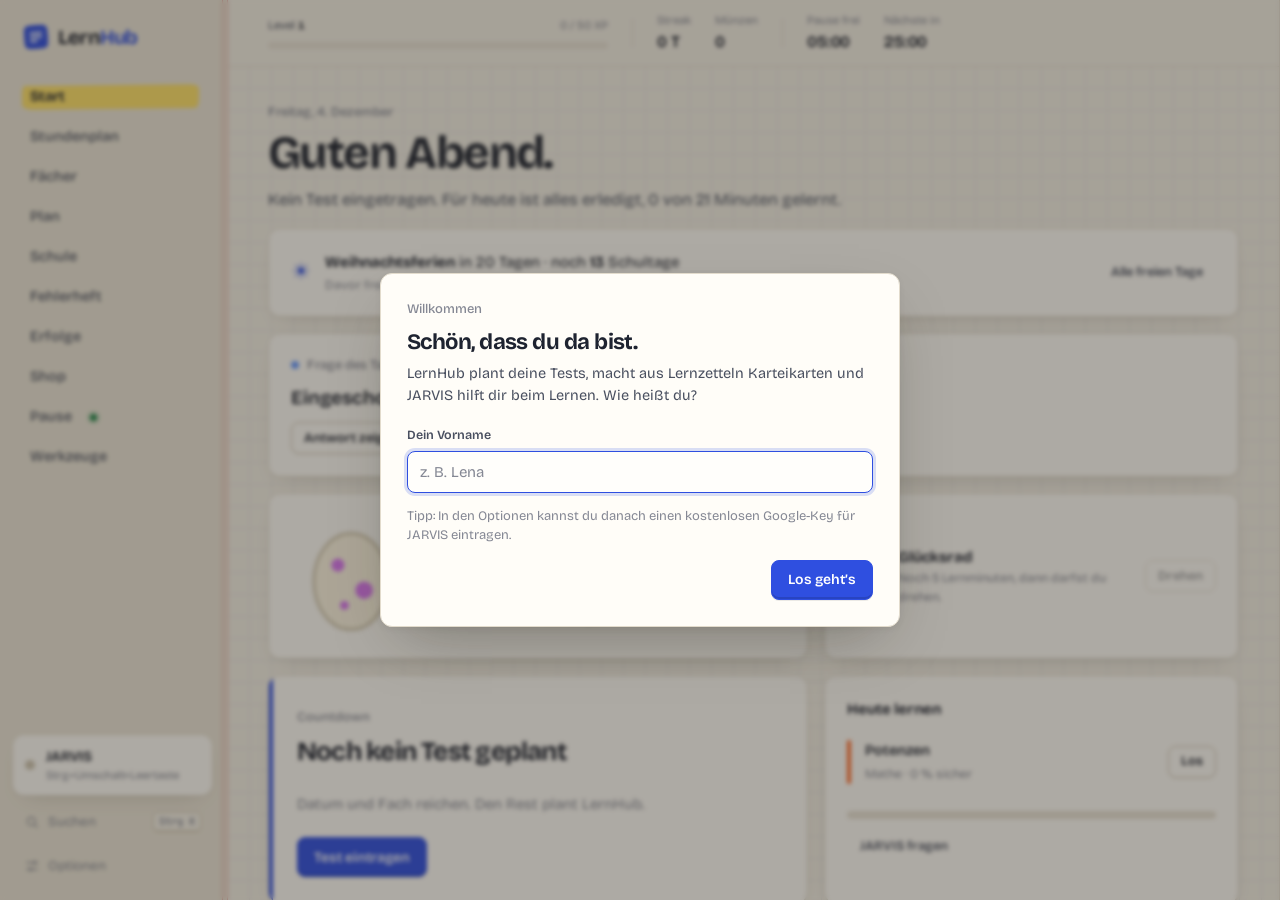
<file: index.html>
<!DOCTYPE html>
<html lang="de">
<head>
<meta charset="UTF-8">
<meta name="viewport" content="width=device-width, initial-scale=1, viewport-fit=cover">
<meta http-equiv="Content-Security-Policy" content="default-src 'self'; script-src 'self' 'wasm-unsafe-eval'; worker-src 'self' blob:; connect-src 'self' https: blob: data:; style-src 'self' 'unsafe-inline'; img-src 'self' data: blob:; media-src 'self' blob: mediastream:; font-src 'self' data:; frame-src 'self' blob:;">
<title>LernHub</title>
<link rel="stylesheet" href="styles.css">
<link rel="manifest" href="manifest.webmanifest">
<link rel="icon" href="icon.png">
<link rel="apple-touch-icon" href="icon.png">
<meta name="theme-color" content="#15171c">
<meta name="apple-mobile-web-app-capable" content="yes">
<meta name="mobile-web-app-capable" content="yes">
<meta name="apple-mobile-web-app-status-bar-style" content="black-translucent">
<meta name="apple-mobile-web-app-title" content="LernHub">
</head>
<body>
<header id="titlebar">
  <div class="tb-left"><span class="tb-led"></span>LernHub</div>
  <div class="tb-btns">
    <button class="tb-btn" id="tb-min" aria-label="Minimieren"><svg viewBox="0 0 12 12"><path d="M1 6h10" stroke="currentColor" stroke-width="1.2"/></svg></button>
    <button class="tb-btn" id="tb-max" aria-label="Maximieren"><svg viewBox="0 0 12 12"><rect x="1.5" y="1.5" width="9" height="9" fill="none" stroke="currentColor" stroke-width="1.2"/></svg></button>
    <button class="tb-btn close" id="tb-close" aria-label="Schließen"><svg viewBox="0 0 12 12"><path d="M1.5 1.5l9 9M10.5 1.5l-9 9" stroke="currentColor" stroke-width="1.2"/></svg></button>
  </div>
</header>

<div class="shell">
  <nav class="rail" aria-label="Hauptnavigation">
    <div class="brand"><b>Lern<i>Hub</i></b></div>
    <div class="nav" id="nav">
      <span class="nav-ind" id="nav-ind"></span>
      <button class="nav-btn" data-go="home">Start</button>
      <button class="nav-btn" data-go="timetable">Stundenplan</button>
      <button class="nav-btn" data-go="subjects">Fächer</button>
      <button class="nav-btn" data-go="plan">Plan</button>
      <button class="nav-btn" data-go="school">Schule</button>
      <button class="nav-btn" data-go="mistakes" id="nav-mistakes">Fehlerheft<span class="k"></span></button>
      <button class="nav-btn" data-go="achievements">Erfolge</button>
      <button class="nav-btn" data-go="shop">Shop</button>
      <button class="nav-btn" data-go="break" id="nav-break">Pause</button>
      <button class="nav-btn" data-go="tools">Werkzeuge</button>
      <button class="nav-btn nav-more" data-action="more" aria-label="Weitere Bereiche">Mehr</button>
    </div>
    <div class="rail-foot">
      <button class="rail-j" id="rail-j"><span class="led"></span><div><b>JARVIS</b><small id="rail-j-t">Strg+Umschalt+Leertaste</small></div></button>
      <button class="rail-set" data-mx="search" title="Alles durchsuchen (Strg+K)"><svg viewBox="0 0 24 24" fill="none" stroke="currentColor" stroke-width="1.7" stroke-linecap="round"><circle cx="11" cy="11" r="6"/><path d="M20 20l-4.5-4.5"/></svg>Suchen <kbd class="kbd" style="margin-left:auto">Strg K</kbd></button>
      <button class="rail-set" id="open-settings"><svg viewBox="0 0 24 24" fill="none" stroke="currentColor" stroke-width="1.7" stroke-linecap="round"><path d="M4 7h10M18 7h2M4 17h4M12 17h8"/><circle cx="16" cy="7" r="2"/><circle cx="10" cy="17" r="2"/></svg>Optionen</button>
    </div>
  </nav>

  <section class="main">
    <div class="topbar">
      <div class="readout lvl">
        <div class="top"><small>Level <b class="mono" id="hud-lvl" style="font-size:11px;color:var(--ink)">1</b></small><small id="hud-xp">0 / 50 XP</small></div>
        <div class="meter" id="hud-meter" style="--n:30;--h:7px;margin-top:2px"></div>
      </div>
      <span class="sep hide-m"></span>
      <div class="readout"><small>Streak</small><b id="hud-streak">0 T</b></div>
      <div class="readout"><small>Münzen</small><b id="hud-coins">0</b></div>
      <span class="sep hide-m"></span>
      <div class="readout hide-m"><small>Pause frei</small><b id="hud-break">05:00</b></div>
      <div class="readout hide-m"><small>Nächste in</small><b id="hud-next">25:00</b></div>
      <button class="btn sm primary m-set m-jarvis" id="jarvis-m" aria-label="JARVIS öffnen">JARVIS</button>
      <button class="icon-btn m-set" id="open-settings-m" aria-label="Optionen"><svg viewBox="0 0 24 24" fill="none" stroke="currentColor" stroke-width="1.7" stroke-linecap="round"><path d="M4 7h10M18 7h2M4 17h4M12 17h8"/><circle cx="16" cy="7" r="2"/><circle cx="10" cy="17" r="2"/></svg></button>
    </div>
    <div id="view"></div>
  </section>

  <aside class="jarvis" id="jarvis" data-state="idle" aria-label="JARVIS">
    <div class="j-in">
      <div class="j-head"><b>JARVIS</b><span class="j-state"><i></i><span id="j-state-t">Bereit</span></span><button class="icon-btn" id="j-close" aria-label="JARVIS schließen"><svg viewBox="0 0 12 12"><path d="M2 2l8 8M10 2l-8 8" stroke="currentColor" stroke-width="1.4"/></svg></button></div>
      <div class="j-viz">
        <canvas id="j-canvas"></canvas>
        <button class="mic" id="j-mic" aria-label="Sprechen"><svg viewBox="0 0 24 24" fill="none" stroke="currentColor" stroke-width="1.8" stroke-linecap="round"><rect x="9" y="3" width="6" height="12" rx="3"/><path d="M5 11a7 7 0 0014 0M12 18v3"/></svg></button>
        <div class="j-hint" id="j-hint">Klicken oder Strg+Umschalt+Leertaste</div>
      </div>
      <div class="dl" id="j-dl"><span id="j-dl-t">Spracherkennung wird geladen …</span><div class="meter thin" id="j-dl-m" style="--n:24"></div></div>
      <div class="j-log" id="j-log"></div>
      <div class="j-sugs" id="j-sugs"></div>
      <form class="j-form" id="j-form"><input class="input" id="j-in" placeholder="Schreib JARVIS …" autocomplete="off"><button class="btn primary" aria-label="Senden"><svg viewBox="0 0 24 24" fill="none" stroke="currentColor" stroke-width="2.2" stroke-linecap="round" stroke-linejoin="round"><path d="M5 12h14M13 6l6 6-6 6"/></svg></button></form>
    </div>
  </aside>
</div>

<canvas id="confetti"></canvas>
<div class="toasts" id="toasts" aria-live="polite"></div>

<script src="pwa.js"></script>
<script src="bridge.js"></script>
<script src="ai-core.js"></script>
<script src="untis-core.js"></script>
<script src="mobile-api.js"></script>
<script src="qrcode.js"></script>
<script src="starter.js"></script>
<script src="app.js"></script>
<script src="games.js"></script>
<script src="games2.js"></script>
<script src="games3.js"></script>
<script src="modes.js"></script>
<script src="school.js"></script>
<script src="timetable.js"></script>
<script src="vocab.js"></script>
<script src="formula-core.js"></script>
<script src="formulas.js"></script>
<script src="fun.js"></script>
<script src="duel.js"></script>
<script src="more.js"></script>
<script src="more2.js"></script>
<script src="boss.js"></script>
<script src="fun2.js"></script>
<script src="casino.js"></script>
<script src="extras.js"></script>
<script src="sync-merge.js"></script>
<script src="abgleich.js"></script>
<script src="jarvis.js"></script>
<script src="eggs.js"></script>
</body>
</html>
</file>
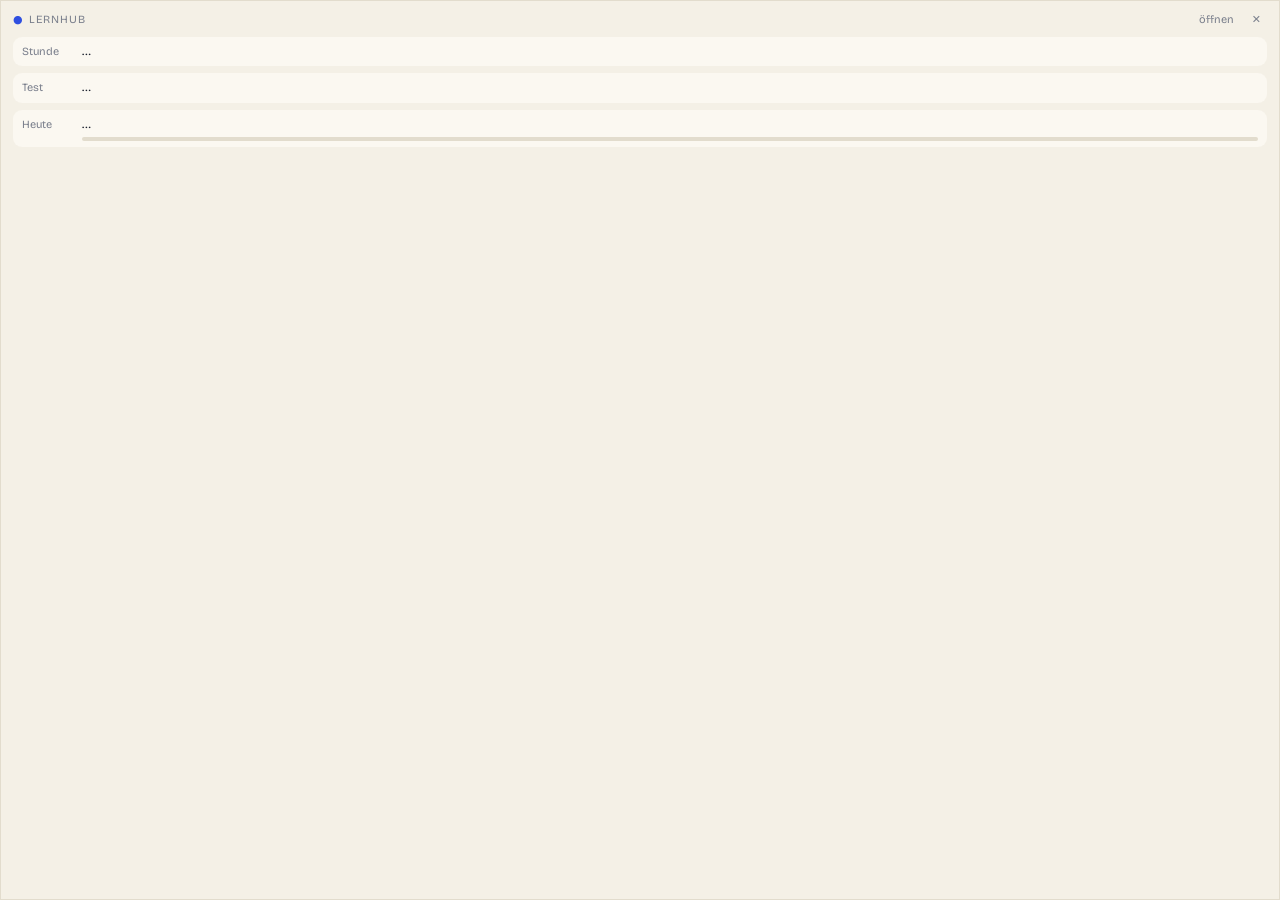
<file: widget.html>
<!doctype html>
<html lang="de"><head><meta charset="utf-8">
<meta http-equiv="Content-Security-Policy" content="default-src 'self'; script-src 'self'; style-src 'self' 'unsafe-inline'; font-src 'self'">
<title>LernHub Widget</title>
<style>
@font-face { font-family: "Bricolage"; src: url("fonts/bricolage-grotesque-latin-wght-normal.woff2") format("woff2"); font-weight: 200 800; }
@font-face { font-family: "JB Mono"; src: url("fonts/jetbrains-mono-latin-wght-normal.woff2") format("woff2"); font-weight: 100 800; }
:root { --bg: #f4f0e6; --panel: #fbf8f1; --ink: #1e2330; --ink-3: #7a7f8c; --line: #e2dccd; --signal: #2f4fe0; --bad: #d6336c; --ok: #2f9e44; color-scheme: light; }
@media (prefers-color-scheme: dark) { :root:not([data-theme="light"]) { --bg: #15171c; --panel: #1c1f26; --ink: #ece8df; --ink-3: #7e838f; --line: #2b3039; color-scheme: dark; } }
:root[data-theme="dark"] { --bg: #15171c; --panel: #1c1f26; --ink: #ece8df; --ink-3: #7e838f; --line: #2b3039; color-scheme: dark; }
* { box-sizing: border-box; margin: 0; }
html, body { height: 100%; overflow: hidden; }
body { background: var(--bg); color: var(--ink); font: 13px/1.35 "Bricolage", system-ui, sans-serif; -webkit-app-region: drag; user-select: none; padding: 10px 12px; display: flex; flex-direction: column; gap: 7px; border: 1px solid var(--line); }
header { display: flex; align-items: center; gap: 6px; font-size: 11px; letter-spacing: .08em; text-transform: uppercase; color: var(--ink-3); }
header b { color: var(--signal); }
header span { flex: 1; }
button { -webkit-app-region: no-drag; border: 0; background: none; color: var(--ink-3); font: inherit; cursor: pointer; border-radius: 6px; padding: 2px 6px; }
button:hover { background: var(--panel); color: var(--ink); }
.row { display: flex; align-items: baseline; gap: 8px; background: var(--panel); border-radius: 9px; padding: 6px 9px; }
.row small { color: var(--ink-3); font-size: 11px; width: 52px; flex: none; }
.row div { flex: 1; min-width: 0; white-space: nowrap; overflow: hidden; text-overflow: ellipsis; }
.mono { font-family: "JB Mono", ui-monospace, monospace; font-size: 12px; }
.bad { color: var(--bad); }
.bar { height: 4px; border-radius: 2px; background: var(--line); margin-top: 4px; overflow: hidden; }
.bar i { display: block; height: 100%; background: var(--signal); }
</style></head>
<body>
<header><b>●</b><span id="clock">LernHub</span><button id="open" title="LernHub öffnen">öffnen</button><button id="x" title="Widget schließen" aria-label="Widget schließen">✕</button></header>
<div class="row"><small id="l1">Stunde</small><div id="lesson">…</div></div>
<div class="row"><small>Test</small><div id="test">…</div></div>
<div class="row"><small>Heute</small><div><span id="mins">…</span><div class="bar"><i id="bar" style="width:0"></i></div></div></div>
<script src="widget.js"></script>
</body></html>
</file>
<file: styles.css>
/* =========================================================
   LernHub – "Heft"
   Papier mit Karo-Raster, Füllerblau, Rotstift, Textmarker.
   Lernkarten wie echte Karteikarten, Abzeichen als Stempel,
   Spiele auf der Tafel. Dunkel: "Nachtheft" (System oder Optionen).
   ========================================================= */
@font-face { font-family: "Bricolage"; src: url("fonts/bricolage-grotesque-latin-wght-normal.woff2") format("woff2"); font-weight: 200 800; font-display: swap; unicode-range: U+0000-00FF, U+0131, U+0152-0153, U+02BB-02BC, U+02C6, U+02DA, U+02DC, U+2000-206F, U+20AC, U+2122, U+2191, U+2193, U+2212, U+2215, U+FEFF, U+FFFD; }
@font-face { font-family: "Bricolage"; src: url("fonts/bricolage-grotesque-latin-ext-wght-normal.woff2") format("woff2"); font-weight: 200 800; font-display: swap; unicode-range: U+0100-024F, U+1E00-1EFF, U+20A0-20AB, U+20AD-20CF, U+2C60-2C7F, U+A720-A7FF; }
@font-face { font-family: "JB Mono"; src: url("fonts/jetbrains-mono-latin-wght-normal.woff2") format("woff2"); font-weight: 100 800; font-display: swap; }

:root {
  color-scheme: light;
  --bg: #f4f0e6;          /* Papier */
  --bg-2: #ece6d8;        /* Umschlag / Seitenleiste */
  --panel: #fffdf8;       /* Blatt */
  --panel-2: #f6f2e8;
  --panel-3: #e9e3d6;     /* Spuren, Leisten */
  --input: #fffefb;
  --line: #e2dbcc;
  --line-2: #cfc6b2;
  --ink: #1e2330;         /* Tinte */
  --ink-2: #4a5060;
  --ink-3: #858894;
  --signal: #2f4fe0;      /* Füllerblau – im Shop änderbar */
  --signal-2: #4a66e6;
  --on-signal: #ffffff;
  --ok: #23874a;
  --bad: #d2392e;         /* Rotstift */
  --peak: #b97d00;
  --marker: #ffe26a;      /* Textmarker */
  --margin: #e5a19b;      /* Heftrand */
  --grid: rgba(60, 86, 160, .075);
  --rule: rgba(60, 86, 160, .16);
  --board: #1f2b27;       /* Tafel für Spiele */
  --board-ink: #eef0e8;
  --shadow: 0 1px 0 rgba(40, 34, 20, .04), 0 10px 24px -16px rgba(40, 34, 20, .28);
  --shadow-lg: 0 24px 60px -20px rgba(30, 26, 16, .35), 0 2px 6px rgba(30, 26, 16, .06);
  --scrim: rgba(40, 36, 28, .38);
  --accent: var(--signal);
  --r: 12px;
  --r-s: 8px;
  --ease: cubic-bezier(.2, .8, .2, 1);
  --spring: cubic-bezier(.34, 1.4, .64, 1);
  --sans: "Bricolage", "Segoe UI Variable Text", "Segoe UI", system-ui, sans-serif;
  --mono: "JB Mono", "Cascadia Mono", Consolas, ui-monospace, monospace;
  --title-h: 0px;
  --rail: 228px;
  --jarvis: 372px;
}
/* Nachtheft – gleiche Werte für "System dunkel" und "Dunkel" in den Optionen */
@media (prefers-color-scheme: dark) {
  :root:not([data-theme="light"]) {
    color-scheme: dark;
    --bg: #15171c; --bg-2: #101216; --panel: #1c1f26; --panel-2: #22262f; --panel-3: #2c313b; --input: #13151a;
    --line: #2b3039; --line-2: #3b414d; --ink: #ece8df; --ink-2: #b5b8c1; --ink-3: #7e838f;
    --on-signal: #0e1222; --ok: #5ccb8a; --bad: #ff6f63; --peak: #f0c24b;
    --marker: rgba(240, 194, 75, .22); --margin: #6e3a3a; --grid: rgba(255, 255, 255, .03); --rule: rgba(140, 160, 230, .14);
    --board: #121a17; --shadow: 0 1px 0 rgba(0, 0, 0, .2), 0 10px 24px -14px rgba(0, 0, 0, .6);
    --shadow-lg: 0 24px 60px -18px rgba(0, 0, 0, .7); --scrim: rgba(0, 0, 0, .55);
  }
}
:root[data-theme="dark"] {
  color-scheme: dark;
  --bg: #15171c; --bg-2: #101216; --panel: #1c1f26; --panel-2: #22262f; --panel-3: #2c313b; --input: #13151a;
  --line: #2b3039; --line-2: #3b414d; --ink: #ece8df; --ink-2: #b5b8c1; --ink-3: #7e838f;
  --on-signal: #0e1222; --ok: #5ccb8a; --bad: #ff6f63; --peak: #f0c24b;
  --marker: rgba(240, 194, 75, .22); --margin: #6e3a3a; --grid: rgba(255, 255, 255, .03); --rule: rgba(140, 160, 230, .14);
  --board: #121a17; --shadow: 0 1px 0 rgba(0, 0, 0, .2), 0 10px 24px -14px rgba(0, 0, 0, .6);
  --shadow-lg: 0 24px 60px -18px rgba(0, 0, 0, .7); --scrim: rgba(0, 0, 0, .55);
}
.is-desktop { --title-h: 34px; }

* { box-sizing: border-box; margin: 0; padding: 0; }
html, body { height: 100%; }
body {
  background: var(--bg); color: var(--ink); font-family: var(--sans); font-size: 15px; line-height: 1.5;
  overflow: hidden; -webkit-font-smoothing: antialiased; user-select: none;
}
button, input, select, textarea { font: inherit; color: inherit; }
button { cursor: pointer; border: 0; background: none; }
::selection { background: var(--marker); color: var(--ink); }
::-webkit-scrollbar { width: 10px; height: 10px; }
::-webkit-scrollbar-thumb { background: var(--line-2); border-radius: 10px; border: 3px solid var(--bg); }
::-webkit-scrollbar-track { background: transparent; }
:focus-visible { outline: 2px solid var(--signal); outline-offset: 2px; border-radius: 6px; }
.mono { font-variant-numeric: tabular-nums; font-feature-settings: "tnum" 1; }
.sr { position: absolute; width: 1px; height: 1px; overflow: hidden; clip: rect(0 0 0 0); }

/* ---------- Titelleiste ---------- */
#titlebar { display: none; position: fixed; inset: 0 0 auto 0; height: var(--title-h); z-index: 50; align-items: center; justify-content: space-between; background: var(--bg-2); border-bottom: 1px solid var(--line); -webkit-app-region: drag; }
.is-desktop #titlebar { display: flex; }
.tb-left { display: flex; align-items: center; gap: 9px; padding-left: 14px; font-size: 12.5px; font-weight: 600; color: var(--ink-2); }
.tb-led { width: 12px; height: 12px; border-radius: 3px; background: var(--signal); box-shadow: inset 0 0 0 2px var(--bg-2), inset 0 0 0 3px var(--signal); }
.tb-btns { display: flex; height: 100%; -webkit-app-region: no-drag; }
.tb-btn { width: 46px; height: 100%; display: grid; place-items: center; color: var(--ink-3); transition: background .15s, color .15s; }
.tb-btn:hover { background: var(--panel-3); color: var(--ink); }
.tb-btn.close:hover { background: #c42b1c; color: #fff; }
.tb-btn svg { width: 11px; height: 11px; }

/* ---------- Gerüst ---------- */
.shell { position: fixed; inset: var(--title-h) 0 0 0; display: grid; grid-template-columns: var(--rail) minmax(0, 1fr) auto; }
/* Seitenleiste mit rotem Heftrand */
.rail { position: relative; display: flex; flex-direction: column; padding: 22px 14px 16px 12px; background: var(--bg-2); border-right: 1px solid var(--margin); box-shadow: inset -4px 0 0 var(--bg-2), inset -5px 0 0 var(--margin); }
.brand { display: flex; align-items: center; gap: 10px; padding: 0 12px 26px; }
.brand::before { content: ""; width: 24px; height: 24px; border-radius: 6px; flex: none; transform: rotate(-4deg);
  background: linear-gradient(var(--on-signal) 0 0) 6px 7px / 12px 2px no-repeat, linear-gradient(var(--on-signal) 0 0) 6px 11px / 12px 2px no-repeat, linear-gradient(var(--on-signal) 0 0) 6px 15px / 7px 2px no-repeat, var(--signal); }
.brand b { font-size: 20px; font-weight: 700; letter-spacing: -.025em; font-variation-settings: "wdth" 90; }
.brand b i { font-style: normal; color: var(--signal); }
.nav { position: relative; display: flex; flex-direction: column; gap: 2px; overflow-y: auto; }
/* aktive Seite: Textmarker-Strich */
.nav-ind { position: absolute; left: 8px; right: 14px; top: 0; height: 38px; pointer-events: none; transition: transform .45s var(--spring), opacity .2s; }
.nav-ind::before { content: ""; position: absolute; inset: 7px 0 7px 2px; border-radius: 3px 10px 4px 12px / 8px 4px 10px 5px; background: var(--marker); transform: rotate(-.6deg); }
.nav-btn { position: relative; z-index: 1; display: flex; align-items: center; gap: 12px; height: 38px; padding: 0 12px 0 18px; border-radius: var(--r-s); color: var(--ink-2); font-size: 14.5px; font-weight: 500; text-align: left; transition: color .2s; }
.nav-btn .k { margin-left: auto; font-size: 11px; font-weight: 700; font-variant-numeric: tabular-nums; color: #fff; background: var(--bad); border-radius: 99px; padding: 1px 7px; line-height: 1.5; }
.nav-btn .k:empty { display: none; }
.nav-btn:hover { color: var(--ink); }
.nav-btn.active { color: var(--ink); font-weight: 650; }
.nav-btn .badge-dot { width: 7px; height: 7px; border-radius: 50%; background: var(--ok); margin-left: 6px; box-shadow: 0 0 0 3px color-mix(in srgb, var(--ok) 20%, transparent); }
.rail-foot { margin-top: auto; display: flex; flex-direction: column; gap: 8px; }
.rail-j { display: flex; align-items: center; gap: 11px; width: 100%; padding: 10px 12px; border-radius: var(--r); border: 1px solid var(--line); background: var(--panel); text-align: left; box-shadow: var(--shadow); transition: border-color .2s, transform .2s var(--spring); }
.rail-j:hover { border-color: var(--line-2); }
.rail-j:active { transform: scale(.98); }
.rail-j b { font-weight: 650; font-size: 14px; }
.rail-j small { display: block; font-size: 11.5px; color: var(--ink-3); }
.rail-j .led { width: 10px; height: 10px; border-radius: 50%; background: var(--line-2); flex: none; transition: background .3s, box-shadow .3s; }
.rail-j.on .led { background: var(--signal); box-shadow: 0 0 0 4px color-mix(in srgb, var(--signal) 20%, transparent); animation: pulse 1.1s ease-in-out infinite; }
.rail-set { display: flex; align-items: center; gap: 8px; padding: 8px 12px; color: var(--ink-3); font-size: 13.5px; border-radius: var(--r-s); transition: color .2s, background .2s; }
.rail-set:hover { color: var(--ink); background: var(--panel-3); }
.rail-set svg { width: 16px; height: 16px; }

.main { position: relative; min-width: 0; display: flex; flex-direction: column; overflow: hidden; }
.topbar { display: flex; align-items: center; gap: 24px; padding: 12px 40px; border-bottom: 1px solid var(--line); min-height: 62px; background: var(--bg); }
.readout { display: flex; flex-direction: column; gap: 1px; min-width: 0; }
.readout small { font-size: 11.5px; color: var(--ink-3); }
.readout b { font-size: 16px; font-weight: 650; font-variant-numeric: tabular-nums; letter-spacing: -.01em; }
.readout.lvl { flex: 1; max-width: 340px; gap: 5px; }
.readout.lvl .top { display: flex; justify-content: space-between; align-items: baseline; }
.readout.lvl .top small:first-child { color: var(--ink-2); }
.topbar .sep { width: 1px; height: 28px; background: var(--line); }
.topbar .bump { animation: bump .5s var(--spring); }
@keyframes bump { 40% { transform: translateY(-3px); color: var(--signal); } }

/* Karo-Raster wie im Mathe-Heft */
#view { flex: 1; overflow-y: auto; overflow-x: hidden; padding: 36px 40px 80px; scroll-behavior: smooth;
  background-image: linear-gradient(var(--grid) 1px, transparent 1px), linear-gradient(90deg, var(--grid) 1px, transparent 1px);
  background-size: 22px 22px; background-attachment: local; background-position: -1px -1px; }
.wrap { max-width: 1100px; margin: 0 auto; }
.view-enter > * { animation: enter .5s var(--ease) both; animation-delay: calc(var(--i, 0) * 40ms); }
@keyframes enter { from { opacity: 0; transform: translateY(8px); } }
#view.leave { animation: leave .15s var(--ease) forwards; }
@keyframes leave { to { opacity: 0; transform: translateY(-4px); } }

/* ---------- Typo ---------- */
.eyebrow { font-size: 13px; font-weight: 500; color: var(--ink-3); }
.eyebrow .dot { display: inline-block; width: 8px; height: 8px; border-radius: 50%; background: var(--accent); margin-right: 8px; vertical-align: 0; }
h1.h1 { font-size: clamp(32px, 3.6vw, 46px); font-weight: 700; letter-spacing: -.035em; line-height: 1.04; margin: 6px 0 10px; font-variation-settings: "wdth" 88; }
h1.h1 em { font-style: normal; background: linear-gradient(transparent 58%, var(--marker) 58%, var(--marker) 92%, transparent 92%); }
h2.h2 { font-size: 19px; font-weight: 700; letter-spacing: -.02em; margin: 44px 0 14px; display: flex; align-items: center; gap: 10px; color: var(--ink); font-variation-settings: "wdth" 92; }
h2.h2 .mono { font-size: 12px; font-weight: 600; color: var(--ink-3); background: var(--panel-3); border-radius: 99px; padding: 1px 9px; letter-spacing: 0; }
.lede { color: var(--ink-2); max-width: 640px; font-size: 16.5px; line-height: 1.55; }
.muted { color: var(--ink-3); }
.page-head { display: flex; align-items: flex-end; justify-content: space-between; gap: 20px; flex-wrap: wrap; }

/* ---------- Flächen ---------- */
.panel { position: relative; background: var(--panel); border: 1px solid var(--line); border-radius: var(--r); box-shadow: var(--shadow); }
.panel.pad { padding: 22px; }
.panel.link { cursor: pointer; transition: transform .25s var(--ease), border-color .25s, box-shadow .25s; }
.panel.link:hover { transform: translateY(-2px); border-color: var(--line-2); box-shadow: 0 1px 0 rgba(40, 34, 20, .04), 0 16px 30px -18px rgba(40, 34, 20, .4); }
.panel.link:active { transform: translateY(0) scale(.995); }
.row { display: flex; gap: 10px; align-items: center; flex-wrap: wrap; }
.grid-2 { display: grid; grid-template-columns: 1.3fr 1fr; gap: 16px; }
.grid-4 { display: grid; grid-template-columns: repeat(4, 1fr); gap: 12px; }
.cards { display: grid; grid-template-columns: repeat(auto-fill, minmax(250px, 1fr)); gap: 14px; }

/* ---------- Buttons ---------- */
.btn { position: relative; display: inline-flex; align-items: center; justify-content: center; gap: 8px; height: 40px; padding: 0 16px; border-radius: var(--r-s); font-weight: 600; font-size: 14px; white-space: nowrap; background: var(--panel); border: 1px solid var(--line-2); color: var(--ink); box-shadow: 0 1px 0 rgba(40, 34, 20, .05); transition: transform .18s var(--spring), background .2s, border-color .2s, color .2s; }
.btn:hover { background: var(--panel-2); border-color: var(--ink-3); }
.btn:active { transform: scale(.97); transition-duration: .08s; }
.btn.primary { background: var(--signal); border-color: var(--signal); color: var(--on-signal); box-shadow: 0 1px 0 rgba(0, 0, 0, .08), inset 0 -2px 0 rgba(0, 0, 0, .14); }
.btn.primary:hover { background: var(--signal-2); border-color: var(--signal-2); }
.btn.ghost { background: transparent; border-color: transparent; box-shadow: none; color: var(--ink-2); }
.btn.ghost:hover { background: var(--panel-3); color: var(--ink); }
.btn.danger { color: var(--bad); border-color: color-mix(in srgb, var(--bad) 40%, transparent); background: transparent; box-shadow: none; }
.btn.danger:hover { background: color-mix(in srgb, var(--bad) 10%, transparent); }
.btn.sm { height: 32px; padding: 0 12px; font-size: 13px; }
.btn.lg { height: 50px; padding: 0 22px; font-size: 15.5px; }
.btn[disabled] { opacity: .4; pointer-events: none; }
.btn svg { width: 16px; height: 16px; }
.btn .kbd { margin-left: 4px; }
.kbd { display: inline-grid; place-items: center; min-width: 20px; height: 20px; padding: 0 5px; font: 600 10.5px var(--mono); border-radius: 5px; border: 1px solid var(--line-2); border-bottom-width: 2px; color: var(--ink-3); background: var(--panel-2); }
.btn.primary .kbd { border-color: rgba(255, 255, 255, .3); background: rgba(255, 255, 255, .14); color: var(--on-signal); }
.icon-btn { width: 34px; height: 34px; display: grid; place-items: center; border-radius: var(--r-s); color: var(--ink-3); border: 1px solid transparent; transition: all .2s; }
.icon-btn:hover { color: var(--ink); background: var(--panel-3); }
.icon-btn.danger:hover { color: var(--bad); background: color-mix(in srgb, var(--bad) 10%, transparent); }
.icon-btn svg { width: 16px; height: 16px; }

/* ---------- Fortschrittsbalken (aus Segmenten, ohne Lücken = ein Balken, der sich füllt) ---------- */
.meter { display: grid; grid-template-columns: repeat(var(--n, 20), 1fr); height: var(--h, 8px); border-radius: 99px; overflow: hidden; background: var(--panel-3); }
.meter i { background: transparent; transition: background .18s; transition-delay: calc(var(--k) * 18ms); }
.meter i.on { background: var(--accent); }
.meter.thin { --h: 5px; }

/* ---------- Start ---------- */
.next-test { padding: 26px 28px; overflow: hidden; }
.next-test::after { content: ""; position: absolute; top: 0; bottom: 0; left: 0; width: 4px; background: var(--accent); }
.next-test h3 { font-size: 26px; font-weight: 700; letter-spacing: -.03em; margin: 4px 0 22px; }
.cd { display: flex; align-items: flex-end; gap: 8px; }
.cd .u { display: flex; flex-direction: column; align-items: center; gap: 6px; }
.cd .u b { display: block; min-width: 1.3em; padding: 8px 6px 6px; text-align: center; font-size: clamp(38px, 4.6vw, 58px); font-weight: 700; line-height: .95; letter-spacing: -.04em; color: var(--ink); font-variant-numeric: tabular-nums; border-radius: 10px; background: var(--panel-2); border: 1px solid var(--line);
  background-image: linear-gradient(var(--grid) 1px, transparent 1px), linear-gradient(90deg, var(--grid) 1px, transparent 1px); background-size: 11px 11px; }
.cd .u > span { font-size: 11.5px; font-weight: 500; color: var(--ink-3); letter-spacing: .02em; }
.cd .colon { font-size: clamp(28px, 3.6vw, 44px); font-weight: 700; color: var(--line-2); line-height: 1; padding-bottom: 34px; }
.cd.small { gap: 5px; }
.cd.small .u b { font-size: 24px; padding: 5px 5px 4px; border-radius: 7px; background-size: 8px 8px; }
.cd.small .colon { font-size: 20px; padding-bottom: 26px; }
.digit-roll { display: inline-block; animation: roll .35s var(--ease); }
@keyframes roll { from { transform: translateY(-40%); opacity: 0; } }

.tasks { display: flex; flex-direction: column; }
.task { display: flex; align-items: center; gap: 14px; padding: 13px 0; border-top: 1px dashed var(--line-2); }
.task:first-of-type { border-top: 0; }
.task .sw { width: 4px; align-self: stretch; border-radius: 2px; background: var(--accent); }
.task .t { flex: 1; min-width: 0; }
.task .t b { display: block; font-weight: 600; font-size: 14.5px; }
.task .t small { color: var(--ink-3); font-size: 12.5px; }
.task.done .t b { color: var(--ink-3); text-decoration: line-through; text-decoration-color: var(--bad); text-decoration-thickness: 2px; }

.stat { padding: 18px 20px 16px; }
.stat small { font-size: 13px; font-weight: 500; color: var(--ink-3); }
.stat b { display: block; font-size: 36px; font-weight: 700; line-height: 1.1; margin-top: 6px; letter-spacing: -.04em; font-variant-numeric: tabular-nums; }
.stat b span { font-size: 15px; font-weight: 500; color: var(--ink-3); margin-left: 4px; letter-spacing: 0; }

.week { padding: 20px 24px 16px; }
.cols { display: grid; grid-template-columns: repeat(7, 1fr); gap: 14px; height: 120px; align-items: end; margin-top: 4px; }
.col { display: flex; flex-direction: column; align-items: center; gap: 6px; height: 100%; justify-content: flex-end; }
.col .stack { display: flex; flex-direction: column-reverse; width: 100%; max-width: 40px; border-radius: 6px; overflow: hidden; background: var(--panel-3); }
.col .stack i { height: 6px; background: transparent; transition: background .2s; transition-delay: calc(var(--k) * 26ms + var(--c) * 36ms); }
.col .stack i.on { background: var(--ink-3); }
.col.today .stack i.on { background: var(--signal); }
.col span { font-size: 12px; color: var(--ink-3); }
.col.today span { color: var(--ink); font-weight: 650; }
.col em { font-size: 12px; font-style: normal; color: var(--ink-2); font-variant-numeric: tabular-nums; }

/* ---------- Fächer: wie Heftumschläge ---------- */
.subj { padding: 20px 20px 18px 26px; display: flex; flex-direction: column; gap: 14px; min-height: 186px; overflow: hidden; }
.subj .bar { position: absolute; left: 0; top: 0; bottom: 0; width: 8px; background: var(--accent); }
.subj .bar::after { content: ""; position: absolute; top: 0; bottom: 0; left: 8px; width: 1px; background: color-mix(in srgb, var(--accent) 35%, transparent); }
.subj h3 { font-size: 22px; font-weight: 700; letter-spacing: -.03em; margin-top: 2px; }
.subj p { color: var(--ink-3); font-size: 13.5px; }
.subj .foot { margin-top: auto; display: flex; flex-direction: column; gap: 10px; }
.subj .nums { display: flex; justify-content: space-between; font-size: 12.5px; color: var(--ink-3); font-variant-numeric: tabular-nums; }
.subj .nums b { color: var(--ink); font-weight: 650; }
.subj.add { align-items: center; justify-content: center; text-align: center; border-style: dashed; border-width: 1.5px; color: var(--ink-3); background: transparent; box-shadow: none; padding: 20px; }
.subj.add:hover { color: var(--ink); background: var(--panel); }
.subj.add .plus { width: 44px; height: 44px; border-radius: 50%; display: grid; place-items: center; border: 1.5px dashed var(--line-2); font-size: 22px; transition: transform .35s var(--spring), border-color .2s, color .2s; }
.subj.add:hover .plus { transform: rotate(90deg); border-color: var(--signal); color: var(--signal); }

.back { display: inline-flex; align-items: center; gap: 6px; color: var(--ink-3); font-size: 13.5px; margin-bottom: 14px; transition: color .2s, transform .25s var(--ease); }
.back:hover { color: var(--ink); transform: translateX(-3px); }
.drop { margin-top: 22px; padding: 22px 24px; border: 1.5px dashed var(--line-2); border-radius: var(--r); background: color-mix(in srgb, var(--panel) 60%, transparent); display: flex; align-items: center; gap: 18px; transition: border-color .2s, background .2s; }
.drop.over { border-color: var(--signal); background: color-mix(in srgb, var(--signal) 7%, var(--panel)); }
.drop .ic { width: 46px; height: 46px; border-radius: 50%; display: grid; place-items: center; background: color-mix(in srgb, var(--signal) 12%, transparent); color: var(--signal); flex: none; }
.drop .ic svg { width: 20px; height: 20px; }
.drop .t { flex: 1; }
.drop .t b { display: block; font-weight: 650; }
.drop .t small { color: var(--ink-3); }
.busy { display: flex; align-items: center; gap: 12px; margin-top: 12px; color: var(--ink-2); font-size: 14px; }
.busy[hidden] { display: none; }
.spinner { width: 16px; height: 16px; border-radius: 50%; border: 2px solid var(--line-2); border-top-color: var(--signal); animation: spin .8s linear infinite; }

.topic { margin-top: 10px; overflow: hidden; }
.topic-head { display: flex; align-items: center; gap: 14px; padding: 15px 18px; cursor: pointer; transition: background .2s; }
.topic-head:hover { background: var(--panel-2); }
.topic-head .n { font-size: 13px; font-weight: 700; color: var(--accent); width: 22px; font-variant-numeric: tabular-nums; }
.topic-head .nm { flex: 1; min-width: 0; }
.topic-head .nm b { font-weight: 650; font-size: 15.5px; }
.topic-head .nm small { display: block; font-size: 12.5px; color: var(--ink-3); margin-top: 1px; }
.topic-head .m { width: 140px; }
.topic-head .chev { color: var(--ink-3); transition: transform .35s var(--ease); }
.topic.open .topic-head .chev { transform: rotate(180deg); }
.topic-body { display: grid; grid-template-rows: 0fr; transition: grid-template-rows .45s var(--ease); }
.topic.open .topic-body { grid-template-rows: 1fr; }
.topic-body > div { overflow: hidden; }
.topic-inner { padding: 4px 18px 18px 54px; display: flex; flex-direction: column; gap: 14px; }
.summary { list-style: none; display: flex; flex-direction: column; gap: 6px; }
.summary li { position: relative; padding-left: 18px; color: var(--ink-2); font-size: 14.5px; user-select: text; }
.summary li::before { content: ""; position: absolute; left: 2px; top: .6em; width: 7px; height: 7px; border-radius: 2px; background: color-mix(in srgb, var(--accent) 70%, transparent); }
/* Frage/Antwort-Liste wie liniertes Papier */
.qa { display: flex; flex-direction: column; border: 1px solid var(--line); border-radius: var(--r-s); overflow: hidden; background: var(--panel); }
.qa-row { display: grid; grid-template-columns: 1fr 1fr auto; gap: 14px; align-items: center; padding: 9px 12px; border-top: 1px solid var(--rule); font-size: 14px; user-select: text; }
.qa-row:first-child { border-top: 0; }
.qa-row .a { color: var(--ink); font-weight: 600; }
.qa-row .q { color: var(--ink-2); }
.qa-row .acts { display: flex; gap: 2px; opacity: 0; transition: opacity .2s; }
.qa-row:hover .acts, .qa-row:focus-within .acts { opacity: 1; }
.qa-row input { width: 100%; height: 32px; padding: 0 9px; border-radius: 6px; background: var(--input); border: 1px solid var(--line-2); outline: none; }
.qa-row input:focus { border-color: var(--signal); }
.add-card { background: var(--panel-2); }
.chip { display: inline-flex; align-items: center; gap: 6px; height: 26px; padding: 0 10px; border-radius: 999px; background: var(--panel-2); border: 1px solid var(--line); font-size: 12px; font-weight: 600; color: var(--ink-2); transition: border-color .2s, color .2s, background .2s; }
button.chip:hover { border-color: var(--line-2); color: var(--ink); background: var(--panel); }
.chip.sel { border-color: var(--signal); color: var(--signal); background: color-mix(in srgb, var(--signal) 8%, var(--panel)); }

/* ---------- Lernrunde ---------- */
.session { max-width: 760px; margin: 0 auto; }
.sess-top { display: flex; align-items: center; gap: 14px; margin-bottom: 26px; }
.sess-top .meter { flex: 1; }
.sess-top .count { font-size: 14px; font-weight: 650; color: var(--ink-2); font-variant-numeric: tabular-nums; }
/* Karteikarte: rote Kopflinie, blaue Lineatur */
.flip { perspective: 1600px; height: 340px; cursor: pointer; margin-bottom: 22px; outline: none; }
.flip:focus-visible .face { outline: 2px solid var(--signal); outline-offset: 3px; }
.flip-inner { position: relative; width: 100%; height: 100%; transform-style: preserve-3d; transition: transform .7s var(--spring); }
.flip.flipped .flip-inner { transform: rotateY(180deg); }
.flip.out-l { animation: outL .32s var(--ease) forwards; }
.flip.out-r { animation: outR .32s var(--ease) forwards; }
@keyframes outL { to { transform: translateX(-50px) rotate(-3deg); opacity: 0; } }
@keyframes outR { to { transform: translateX(50px) rotate(3deg); opacity: 0; } }
.face { position: absolute; inset: 0; backface-visibility: hidden; -webkit-backface-visibility: hidden; display: flex; flex-direction: column; align-items: center; justify-content: center; text-align: center; padding: 64px 44px 44px; border-radius: 6px; border: 1px solid var(--line); box-shadow: var(--shadow-lg);
  background: linear-gradient(transparent 52px, var(--margin) 52px, var(--margin) 54px, transparent 54px), repeating-linear-gradient(transparent 0 31px, var(--rule) 31px 32px) 0 54px / 100% calc(100% - 54px) no-repeat, var(--panel); }
.face.back { transform: rotateY(180deg); }
.face .lbl { position: absolute; top: 18px; left: 22px; font-size: 12.5px; font-weight: 650; color: var(--ink-3); }
.face .tp { position: absolute; top: 14px; right: 18px; }
.face .q { font-size: clamp(22px, 2.6vw, 30px); font-weight: 650; letter-spacing: -.025em; line-height: 1.28; user-select: text; }
.face .a { font-size: clamp(22px, 2.6vw, 31px); font-weight: 700; color: var(--signal); letter-spacing: -.025em; line-height: 1.28; user-select: text; }
.face .hint { position: absolute; bottom: 16px; font-size: 12.5px; color: var(--ink-3); display: flex; gap: 8px; align-items: center; }
.flip-acts { display: flex; gap: 12px; justify-content: center; opacity: 0; transform: translateY(8px); pointer-events: none; transition: all .35s var(--ease); }
.flip-acts.show { opacity: 1; transform: none; pointer-events: auto; }
.flip-acts .btn { min-width: 190px; }
.btn.good { color: var(--ok); border-color: color-mix(in srgb, var(--ok) 45%, transparent); }
.btn.good:hover { background: color-mix(in srgb, var(--ok) 10%, var(--panel)); border-color: var(--ok); }
.btn.bad { color: var(--bad); border-color: color-mix(in srgb, var(--bad) 45%, transparent); }
.btn.bad:hover { background: color-mix(in srgb, var(--bad) 10%, var(--panel)); border-color: var(--bad); }

.quiz-q { padding: 34px 32px; text-align: center; margin-bottom: 16px; }
.quiz-q .q { font-size: clamp(21px, 2.4vw, 28px); font-weight: 650; letter-spacing: -.025em; line-height: 1.3; margin-top: 12px; user-select: text; }
.opts { display: grid; grid-template-columns: 1fr 1fr; gap: 10px; }
.opt { position: relative; display: flex; align-items: center; gap: 14px; text-align: left; padding: 16px; border-radius: var(--r); background: var(--panel); border: 1px solid var(--line); box-shadow: var(--shadow); font-size: 15px; transition: transform .2s var(--spring), border-color .2s, background .2s; animation: enter .45s var(--ease) both; animation-delay: calc(var(--i) * 50ms); }
.opt .kbd { flex: none; }
.opt:hover { border-color: var(--signal); transform: translateY(-1px); }
.opt:active { transform: scale(.98); }
.opt.right { border-color: var(--ok); background: color-mix(in srgb, var(--ok) 9%, var(--panel)); }
.opt.right .kbd { background: var(--ok); color: #fff; border-color: var(--ok); }
.opt.wrong { border-color: var(--bad); background: color-mix(in srgb, var(--bad) 8%, var(--panel)); animation: shake .45s; }
.opt.wrong .kbd { background: var(--bad); color: #fff; border-color: var(--bad); }
.opt.dim { opacity: .45; }
.opt.picked { border-color: var(--ink-2); background: var(--panel-2); }
.opts.locked .opt { pointer-events: none; }
@keyframes shake { 20%, 60% { transform: translateX(-7px); } 40%, 80% { transform: translateX(7px); } }
.next-row { display: flex; justify-content: center; gap: 10px; margin-top: 18px; min-height: 44px; }
.result { padding: 40px 32px; text-align: center; max-width: 560px; margin: 20px auto 0; }
.result .big { font-size: 84px; font-weight: 750; line-height: 1; letter-spacing: -.06em; font-variant-numeric: tabular-nums; }
.result .big span { font-size: 32px; color: var(--ink-3); }
.result .kv { display: flex; justify-content: center; gap: 40px; margin: 26px 0 28px; }
.result .kv b { display: block; font-size: 26px; font-weight: 700; font-variant-numeric: tabular-nums; }
.result .kv span { font-size: 12.5px; color: var(--ink-3); }

/* ---------- Plan ---------- */
.plan { display: grid; grid-template-columns: 320px 1fr; gap: 16px; align-items: start; margin-top: 26px; }
.form { padding: 20px; display: flex; flex-direction: column; gap: 14px; }
.form > b { font-size: 16px; }
.field label { display: block; font-size: 12.5px; font-weight: 600; color: var(--ink-2); margin-bottom: 6px; }
.input { width: 100%; height: 42px; padding: 0 12px; border-radius: var(--r-s); background: var(--input); border: 1px solid var(--line-2); outline: none; transition: border-color .2s, box-shadow .2s; user-select: text; }
textarea.input { height: auto; min-height: 160px; padding: 10px 12px; resize: vertical; line-height: 1.5; }
.input:focus { border-color: var(--signal); box-shadow: 0 0 0 3px color-mix(in srgb, var(--signal) 18%, transparent); }
.input::placeholder { color: var(--ink-3); }
select.input option { background: var(--panel); }
.swatches { display: flex; gap: 8px; flex-wrap: wrap; }
.swatch { width: 28px; height: 28px; border-radius: 50%; background: var(--c); border: 2px solid var(--panel); outline: 2px solid transparent; transition: transform .2s var(--spring), outline-color .2s; }
.swatch:hover { transform: scale(1.1); }
.swatch.sel { outline-color: var(--ink); }
.test { padding: 22px 24px; margin-bottom: 14px; overflow: hidden; }
.test::after { content: ""; position: absolute; top: 0; bottom: 0; left: 0; width: 4px; background: var(--accent); }
.test-head { display: flex; justify-content: space-between; gap: 14px; align-items: flex-start; flex-wrap: wrap; }
.test-head h3 { font-size: 21px; font-weight: 700; letter-spacing: -.025em; }
.tl { margin-top: 20px; display: flex; flex-direction: column; position: relative; }
.tl-item { position: relative; display: grid; grid-template-columns: 90px 14px 1fr auto; gap: 12px; align-items: center; padding: 8px 0; min-height: 44px; }
.tl-item:not(:last-child)::after { content: ""; position: absolute; left: 108px; top: 30px; bottom: -14px; width: 2px; background: var(--line); }
.tl-item .d { font-size: 13px; font-weight: 500; color: var(--ink-3); font-variant-numeric: tabular-nums; }
.tl-item .pt { position: relative; z-index: 1; width: 12px; height: 12px; border-radius: 50%; border: 2px solid var(--line-2); background: var(--panel); justify-self: center; }
.tl-item.today .pt { border-color: var(--accent); background: var(--accent); box-shadow: 0 0 0 4px color-mix(in srgb, var(--accent) 20%, transparent); }
.tl-item.done .pt { border-color: var(--ok); background: var(--ok); }
.tl-item .w { font-size: 14.5px; color: var(--ink-2); }
.tl-item.today .w { font-weight: 650; color: var(--ink); }
.tl-item.final .w { color: var(--ink); }
.tl-item.done .w { text-decoration: line-through; text-decoration-color: var(--line-2); color: var(--ink-3); }
.empty { padding: 44px 24px; text-align: center; color: var(--ink-3); background: transparent; border-style: dashed; border-width: 1.5px; box-shadow: none; }
.empty b { display: block; color: var(--ink); font-size: 17px; margin-bottom: 6px; }

/* ---------- Erfolge: Stempel ---------- */
.lvl-hero { padding: 26px 28px; display: flex; gap: 34px; align-items: center; flex-wrap: wrap; }
.lvl-num { font-size: 96px; font-weight: 750; line-height: .85; letter-spacing: -.07em; color: var(--signal); font-variant-numeric: tabular-nums; }
.lvl-num small { display: block; font-size: 13px; font-weight: 600; letter-spacing: 0; color: var(--ink-3); margin-bottom: 8px; }
.badges { display: grid; grid-template-columns: repeat(auto-fill, minmax(180px, 1fr)); gap: 12px; }
.badge { padding: 18px; display: flex; flex-direction: column; gap: 14px; min-height: 150px; }
.badge .code { width: 62px; height: 62px; border-radius: 50%; display: grid; place-items: center; font-size: 13px; font-weight: 800; letter-spacing: -.02em; color: var(--signal); border: 2.5px solid var(--signal); box-shadow: inset 0 0 0 3px var(--panel), inset 0 0 0 4.5px var(--signal); transform: rotate(-8deg); transition: transform .4s var(--spring); }
.badge:hover .code { transform: rotate(4deg) scale(1.06); }
.badge b { font-weight: 650; font-size: 14.5px; }
.badge small { color: var(--ink-3); font-size: 12.5px; display: block; }
.badge.locked { background: transparent; box-shadow: none; border-style: dashed; }
.badge.locked .code { color: var(--ink-3); border-color: var(--line-2); border-style: dashed; box-shadow: none; opacity: .7; }
.badge.locked b { color: var(--ink-3); }

/* ---------- Pause: Spiele auf der Tafel ---------- */
.break-bar { display: flex; align-items: center; gap: 22px; padding: 18px 22px; margin-top: 24px; flex-wrap: wrap; }
.break-bar .time { font-size: 42px; font-weight: 750; line-height: 1; letter-spacing: -.05em; font-variant-numeric: tabular-nums; }
.games { display: grid; grid-template-columns: repeat(3, 1fr); gap: 14px; margin-top: 16px; }
.game-card { overflow: hidden; display: flex; flex-direction: column; }
.game-card canvas, .game-card .art { display: block; width: 100%; aspect-ratio: 16 / 10; background: var(--board); }
.game-card .info { padding: 16px 18px 18px; display: flex; flex-direction: column; gap: 6px; }
.game-card h3 { font-size: 19px; font-weight: 700; letter-spacing: -.025em; }
.game-card p { color: var(--ink-3); font-size: 13.5px; }
.game-card .row { margin-top: 8px; justify-content: space-between; }
.stage { position: relative; margin-top: 18px; border-radius: 14px; overflow: hidden; background: var(--board); color: var(--board-ink); border: 6px solid #6b4f36; box-shadow: var(--shadow-lg); }
.stage canvas { display: block; width: 100%; }
.stage-hud { position: absolute; top: 14px; left: 16px; right: 16px; display: flex; justify-content: space-between; pointer-events: none; font-weight: 700; font-size: 14px; font-variant-numeric: tabular-nums; }
.overlay { position: absolute; inset: 0; display: grid; place-items: center; text-align: center; color: var(--board-ink); background: rgba(16, 22, 20, .74); backdrop-filter: blur(3px); animation: fade .3s; }
.overlay h3 { font-size: 28px; font-weight: 700; letter-spacing: -.025em; }
.overlay p { color: rgba(238, 240, 232, .72); margin: 6px 0 18px; }
.overlay .btn:not(.primary) { background: rgba(255, 255, 255, .1); border-color: rgba(255, 255, 255, .25); color: var(--board-ink); }
@keyframes fade { from { opacity: 0; } }

.g2048 { position: relative; width: min(100%, 460px); aspect-ratio: 1; margin: 18px auto 0; background: var(--board); border: 6px solid #6b4f36; border-radius: 14px; padding: 10px; touch-action: none; box-shadow: var(--shadow-lg); }
.g2048 .cell { position: absolute; width: calc((100% - 50px) / 4); height: calc((100% - 50px) / 4); border-radius: 8px; background: rgba(255, 255, 255, .06); }
.g2048 .tile { position: absolute; width: calc((100% - 50px) / 4); height: calc((100% - 50px) / 4); border-radius: 8px; display: grid; place-items: center; font-size: 30px; font-weight: 800; letter-spacing: -.04em; transition: transform .12s var(--ease); z-index: 2; }
.g2048 .tile span { display: block; }
.g2048 .tile.new span { animation: pop .22s var(--spring); }
.g2048 .tile.merged span { animation: merge .25s var(--spring); }
@keyframes pop { from { transform: scale(0); } }
@keyframes merge { 50% { transform: scale(1.18); } }

.lvl-grid { display: grid; grid-template-columns: repeat(auto-fill, minmax(230px, 1fr)); gap: 12px; margin-top: 18px; }
.lvl-card { padding: 16px; display: flex; flex-direction: column; gap: 10px; }
.lvl-card.done { border-color: color-mix(in srgb, var(--ok) 50%, transparent); }
.lvl-card .mono { font-size: 13px; }
.ed-wrap { margin-top: 14px; overflow-x: auto; border: 6px solid #6b4f36; border-radius: 12px; background: var(--board); padding: 10px; }
.ed-wrap canvas { display: block; cursor: crosshair; }

/* ---------- JARVIS ---------- */
.jarvis { width: 0; overflow: hidden; border-left: 1px solid var(--line); background: var(--bg-2); transition: width .5s var(--ease); }
.jarvis.open { width: var(--jarvis); }
.j-in { width: var(--jarvis); height: 100%; display: flex; flex-direction: column; }
.j-head { display: flex; align-items: center; justify-content: space-between; gap: 10px; padding: 14px 16px 14px 18px; border-bottom: 1px solid var(--line); }
.j-head b { font-size: 15px; font-weight: 800; letter-spacing: .08em; }
.j-state { margin-left: auto; font-size: 12.5px; font-weight: 500; color: var(--ink-3); display: flex; align-items: center; gap: 7px; }
.j-state i { width: 8px; height: 8px; border-radius: 50%; background: var(--ink-3); transition: background .3s; }
.jarvis[data-state="listening"] .j-state i { background: var(--bad); animation: pulse .9s infinite; }
.jarvis[data-state="thinking"] .j-state i { background: var(--peak); animation: pulse .6s infinite; }
.jarvis[data-state="speaking"] .j-state i { background: var(--signal); }
.jarvis[data-state="idle"] .j-state i { background: var(--ok); }
.j-viz { position: relative; height: 230px; display: grid; place-items: center; flex: none; border-bottom: 1px solid var(--line); }
#j-canvas { position: absolute; inset: 0; width: 100%; height: 100%; }
.mic { position: relative; z-index: 1; width: 84px; height: 84px; border-radius: 50%; display: grid; place-items: center; background: var(--panel); border: 1px solid var(--line-2); color: var(--ink); box-shadow: var(--shadow); transition: transform .25s var(--spring), background .25s, border-color .25s, color .25s; }
.mic:hover { transform: scale(1.04); border-color: var(--signal); color: var(--signal); }
.mic:active { transform: scale(.95); }
.mic svg { width: 26px; height: 26px; }
.jarvis[data-state="listening"] .mic { background: var(--bad); border-color: var(--bad); color: #fff; }
.j-hint { position: absolute; bottom: 10px; left: 0; right: 0; text-align: center; font-size: 12px; color: var(--ink-3); }
.j-log { flex: 1; overflow-y: auto; padding: 16px 18px; display: flex; flex-direction: column; gap: 12px; }
.m { animation: enter .35s var(--ease) both; user-select: text; max-width: 92%; }
.m small { display: block; font-size: 11.5px; font-weight: 600; color: var(--ink-3); margin-bottom: 3px; }
.m p { font-size: 14px; line-height: 1.55; white-space: pre-wrap; }
.m.bot p { color: var(--ink); }
.m.me { align-self: flex-end; text-align: right; }
.m.me p { display: inline-block; text-align: left; padding: 8px 12px; border-radius: 12px 12px 4px 12px; background: var(--signal); color: var(--on-signal); }
.m.bot p b { background: linear-gradient(transparent 55%, var(--marker) 55%); font-weight: 650; }
.m .acts { display: flex; flex-wrap: wrap; gap: 6px; margin-top: 8px; }
.m .acts .chip.ok::before { content: ""; width: 6px; height: 6px; border-radius: 50%; background: var(--ok); }
.m .acts .chip.no::before { content: ""; width: 6px; height: 6px; border-radius: 50%; background: var(--bad); }
.caret { display: inline-block; width: 2px; height: 15px; background: var(--signal); vertical-align: -2px; margin-left: 2px; animation: blink .8s steps(2) infinite; }
.j-sugs { display: flex; gap: 6px; flex-wrap: wrap; padding: 0 18px 12px; }
.j-form { display: flex; gap: 8px; padding: 12px 16px 16px; border-top: 1px solid var(--line); }
.j-form .input { flex: 1; }
.j-form .btn { width: 42px; padding: 0; }
.dl { margin: 0 18px 12px; padding: 10px 12px; border-radius: var(--r-s); background: var(--panel); border: 1px solid var(--line); font-size: 12.5px; color: var(--ink-2); display: none; }
.dl.show { display: block; }
.dl .meter { margin-top: 8px; }

/* ---------- Overlays ---------- */
#confetti { position: fixed; inset: 0; z-index: 90; pointer-events: none; }
.toasts { position: fixed; right: 20px; bottom: 20px; z-index: 95; display: flex; flex-direction: column; gap: 8px; pointer-events: none; }
.toast { display: flex; gap: 12px; align-items: center; min-width: 260px; max-width: 360px; padding: 12px 14px; border-radius: var(--r); background: var(--panel); border: 1px solid var(--line); box-shadow: var(--shadow-lg); animation: tin .45s var(--spring); }
.toast .code { flex: none; min-width: 40px; height: 40px; padding: 0 6px; border-radius: 50%; display: grid; place-items: center; font-size: 10.5px; font-weight: 800; color: var(--signal); border: 2px solid var(--signal); transform: rotate(-8deg); }
.toast b { display: block; font-size: 14px; font-weight: 650; }
.toast small { color: var(--ink-3); font-size: 12.5px; }
.toast.out { animation: tout .3s var(--ease) forwards; }
@keyframes tin { from { opacity: 0; transform: translateY(14px) scale(.97); } }
@keyframes tout { to { opacity: 0; transform: translateX(30px); } }
.xp-pop { position: fixed; z-index: 96; pointer-events: none; font-size: 15px; font-weight: 800; color: var(--ok); animation: xpUp 1s var(--ease) forwards; }
@keyframes xpUp { to { transform: translateY(-46px); opacity: 0; } }
.lvlup { position: fixed; inset: 0; z-index: 92; display: grid; place-items: center; pointer-events: none; background: color-mix(in srgb, var(--bg) 82%, transparent); backdrop-filter: blur(4px); animation: lvlBg 2.6s var(--ease) forwards; }
.lvlup div { text-align: center; animation: lvl 2.6s var(--ease) forwards; }
.lvlup small { font-size: 15px; font-weight: 700; letter-spacing: .2em; color: var(--ink-2); }
.lvlup b { display: block; font-size: clamp(90px, 13vw, 160px); font-weight: 800; line-height: 1; letter-spacing: -.07em; color: var(--signal); }
.lvlup .meter { width: 320px; margin: 18px auto 0; --h: 10px; }
@keyframes lvl { 0% { opacity: 0; transform: scale(.85); } 15% { opacity: 1; transform: scale(1); } 80% { opacity: 1; } 100% { opacity: 0; transform: translateY(-14px); } }
@keyframes lvlBg { 0%, 100% { opacity: 0; } 12%, 80% { opacity: 1; } }

.modal-bg { position: fixed; inset: 0; z-index: 80; display: grid; place-items: center; padding: 20px; background: var(--scrim); backdrop-filter: blur(2px); animation: fade .2s; }
.modal { width: 100%; max-width: 520px; max-height: calc(100vh - 80px); overflow-y: auto; padding: 26px; box-shadow: var(--shadow-lg); animation: mIn .35s var(--spring); }
.modal h3 { font-size: 22px; font-weight: 700; letter-spacing: -.025em; }
.modal .lede { font-size: 14.5px; margin: 4px 0 18px; }
.modal hr { border: 0; border-top: 1px dashed var(--line-2); margin: 20px 0; }
.modal .sec-t { font-size: 14px; font-weight: 700; color: var(--ink); margin-bottom: 10px; }
.modal pre { font: 500 12.5px/1.5 var(--mono); white-space: pre-wrap; padding: 12px; border-radius: var(--r-s); background: var(--panel-2); border: 1px solid var(--line); color: var(--ink-2); max-height: 220px; overflow: auto; user-select: text; }
@keyframes mIn { from { opacity: 0; transform: translateY(12px) scale(.98); } }
.switch { display: flex; align-items: center; justify-content: space-between; gap: 14px; padding: 6px 0; font-size: 14px; }
.switch small { display: block; color: var(--ink-3); font-size: 12.5px; }
.tog { position: relative; width: 42px; height: 24px; border-radius: 24px; background: var(--panel-3); border: 1px solid var(--line-2); flex: none; transition: background .25s, border-color .25s; }
.tog::after { content: ""; position: absolute; top: 2px; left: 2px; width: 18px; height: 18px; border-radius: 50%; background: var(--panel); box-shadow: 0 1px 3px rgba(0, 0, 0, .25); transition: transform .3s var(--spring); }
.tog.on { background: var(--signal); border-color: var(--signal); }
.tog.on::after { transform: translateX(18px); background: #fff; }
.seg { display: inline-flex; padding: 3px; border-radius: 10px; background: var(--panel-3); gap: 2px; }
.seg button { height: 30px; padding: 0 12px; border-radius: 7px; font-size: 13px; font-weight: 600; color: var(--ink-2); }
.seg button.on { background: var(--panel); color: var(--ink); box-shadow: 0 1px 2px rgba(0, 0, 0, .12); }
.path { font: 500 12.5px var(--mono); color: var(--ink-2); word-break: break-all; padding: 10px 12px; border-radius: var(--r-s); background: var(--panel-2); border: 1px solid var(--line); margin-bottom: 10px; user-select: text; }

@keyframes spin { to { transform: rotate(360deg); } }
@keyframes pulse { 50% { opacity: .45; } }
@keyframes blink { 50% { opacity: 0; } }

/* ---------- Lernmodi ---------- */
.mode-grid { display: grid; grid-template-columns: repeat(2, 1fr); gap: 10px; }
.mode-tile { display: flex; flex-direction: column; align-items: flex-start; gap: 3px; padding: 14px 16px; text-align: left; animation: enter .4s var(--ease) both; animation-delay: calc(var(--i) * 35ms); }
.mode-tile .code { font-size: 11.5px; font-weight: 800; padding: 3px 8px; border-radius: 6px; background: color-mix(in srgb, var(--signal) 11%, transparent); color: var(--signal); margin-bottom: 6px; }
.mode-tile b { font-size: 15.5px; }
.mode-tile small { color: var(--ink-3); font-size: 12.5px; line-height: 1.35; }
.mode-tile[disabled] { opacity: .4; pointer-events: none; box-shadow: none; }
.modal:has(.mode-grid) { max-width: 600px; }

.type-in { display: flex; gap: 10px; }
.input.big { height: 54px; font-size: 18px; padding: 0 16px; }
.input.big.ok { border-color: var(--ok); background: color-mix(in srgb, var(--ok) 7%, var(--input)); }
.input.big.bad { border-color: var(--bad); background: color-mix(in srgb, var(--bad) 7%, var(--input)); animation: shake .45s; }
.feedback { min-height: 30px; margin-top: 14px; }
.fb { padding: 12px 14px; border-radius: var(--r-s); border: 1px solid var(--line); background: var(--panel); animation: enter .3s var(--ease); font-size: 14.5px; }
.fb.ok { border-color: color-mix(in srgb, var(--ok) 45%, transparent); }
.fb.ok b { color: var(--ok); }
.fb.bad { border-color: color-mix(in srgb, var(--bad) 45%, transparent); }
.fb.bad b { color: var(--bad); }
.cloze-q { line-height: 2.1; }
.cloze-in { font: inherit; color: var(--signal); background: var(--marker); border: 0; border-bottom: 2px solid var(--signal); padding: 0 6px; margin: 0 4px; outline: none; text-align: center; border-radius: 4px 4px 0 0; }
.cloze-in.ok { border-color: var(--ok); color: var(--ok); background: transparent; }
.cloze-in.bad { border-color: var(--bad); color: var(--bad); background: transparent; }
.match { display: grid; grid-template-columns: 1fr 1fr; gap: 14px; }
.mcol { display: flex; flex-direction: column; gap: 8px; }
.mitem { text-align: left; padding: 14px 16px; border-radius: var(--r); background: var(--panel); border: 1px solid var(--line); box-shadow: var(--shadow); font-size: 14.5px; transition: border-color .2s, background .2s, transform .2s var(--spring), opacity .3s; animation: enter .4s var(--ease) both; animation-delay: calc(var(--i) * 40ms); }
.mitem:hover { border-color: var(--line-2); transform: translateY(-1px); }
.mitem.sel { border-color: var(--signal); background: color-mix(in srgb, var(--signal) 8%, var(--panel)); }
.mitem.ok { border-color: var(--ok); background: color-mix(in srgb, var(--ok) 8%, var(--panel)); opacity: .6; pointer-events: none; }
.mitem.bad { border-color: var(--bad); animation: shake .4s; }
/* Note wie mit Rotstift unter die Arbeit geschrieben */
.note-big { display: inline-grid; place-items: center; width: 132px; height: 132px; margin-top: 16px; border-radius: 50%; border: 4px solid currentColor; font-size: 84px; font-weight: 800; line-height: 1; transform: rotate(-6deg); }
.note-1, .note-2 { color: var(--ok); } .note-3 { color: var(--peak); } .note-4 { color: var(--signal); } .note-5 { color: var(--bad); }
.review { display: flex; flex-direction: column; gap: 8px; }
.rv { padding: 14px 16px; font-size: 14px; }
.mk-list { margin-bottom: 8px; }
.mk-list .qa-row { grid-template-columns: 1fr 1fr auto; }

/* ---------- Schule ---------- */
.school { display: grid; grid-template-columns: 1fr 1fr; gap: 22px; align-items: start; }
.hw-form .row .field { min-width: 0; }
.hw-list { display: flex; flex-direction: column; gap: 8px; margin-top: 12px; }
.hw { display: flex; align-items: center; gap: 12px; padding: 12px 14px 12px 16px; overflow: hidden; transition: opacity .35s, transform .35s var(--ease); }
.hw::before { content: ""; position: absolute; left: 0; top: 0; bottom: 0; width: 4px; background: var(--accent); }
.hw.leaving, .task.leaving { opacity: 0; transform: translateX(16px); }
.hw .t { flex: 1; min-width: 0; }
.hw .t b { display: block; font-weight: 600; font-size: 14.5px; }
.hw .t small { color: var(--ink-3); font-size: 12.5px; }
.hw.late .due { color: var(--bad); font-weight: 650; }
.hw.soon .due { color: var(--peak); font-weight: 600; }
.check { width: 24px; height: 24px; border-radius: 7px; border: 2px solid var(--line-2); background: var(--input); flex: none; position: relative; transition: background .2s, border-color .2s, transform .25s var(--spring); }
.check:hover { border-color: var(--ok); transform: scale(1.08); }
.check.on { background: var(--ok); border-color: var(--ok); }
.check.on::after { content: ""; position: absolute; left: 6px; top: 2px; width: 6px; height: 11px; border: solid #fff; border-width: 0 2.5px 2.5px 0; transform: rotate(45deg); }
.hw-done { display: flex; align-items: center; gap: 10px; padding: 6px 2px; font-size: 13.5px; color: var(--ink-3); }
.hw-done span:nth-child(2) { flex: 1; text-decoration: line-through; }
.hw-done .check { width: 20px; height: 20px; }
.hw-done .check.on::after { left: 5px; top: 1px; width: 5px; height: 10px; }
.grade-pick { display: flex; flex-wrap: wrap; gap: 6px; }
.gp { min-width: 42px; height: 36px; border-radius: 8px; border: 1px solid var(--line-2); background: var(--input); font-size: 14px; font-weight: 700; transition: all .2s var(--spring); }
.gp:hover { border-color: var(--ink-3); }
.gp.sel { background: var(--signal); border-color: var(--signal); color: var(--on-signal); transform: scale(1.06); }
.overall { display: flex; align-items: center; justify-content: space-between; padding: 18px 20px; margin: 14px 0 10px; }
.overall .eyebrow { display: block; }
.overall b { display: block; font-size: 44px; font-weight: 750; letter-spacing: -.05em; line-height: 1; margin-top: 4px; }
.gsub { padding: 14px 16px 14px 18px; margin-bottom: 8px; display: flex; flex-direction: column; gap: 10px; overflow: hidden; }
.gsub::before { content: ""; position: absolute; left: 0; top: 0; bottom: 0; width: 4px; background: var(--accent); }
.gavg { font-size: 19px; font-weight: 750; }
.gchips { display: flex; flex-wrap: wrap; gap: 6px; }
.gchip { position: relative; display: inline-flex; align-items: center; gap: 4px; height: 28px; padding: 0 8px 0 10px; border-radius: 8px; background: var(--panel-2); border: 1px solid var(--line); font-size: 13.5px; font-weight: 700; }
.gchip i { font-style: normal; font-size: 10.5px; font-weight: 600; color: var(--ink-3); }
.gchip button { color: var(--ink-3); font-size: 15px; line-height: 1; margin-left: 2px; opacity: 0; transition: opacity .2s; }
.gchip:hover button, .gchip button:focus-visible { opacity: 1; }
.gchip button:hover { color: var(--bad); }
.hw-home .task { padding: 10px 0; }

/* ---------- Ziele & Fokus ---------- */
.goal { display: flex; align-items: center; gap: 12px; padding: 10px 0; border-top: 1px dashed var(--line-2); }
.goal:first-child { border-top: 0; }
.goal .gk { width: 22px; height: 22px; border-radius: 6px; border: 2px solid var(--line-2); background: var(--input); display: grid; place-items: center; font-size: 12px; font-weight: 800; color: #fff; flex: none; }
.goal.done .gk { background: var(--ok); border-color: var(--ok); animation: pop .4s var(--spring); }
.goal .t { flex: 1; display: flex; flex-direction: column; gap: 7px; }
.goal .t b { font-size: 14px; font-weight: 600; }
.goal.done .t b { color: var(--ink-3); text-decoration: line-through; text-decoration-color: var(--ok); }
.goal .gr { font-size: 13px; font-weight: 650; text-align: right; font-variant-numeric: tabular-nums; }
.goal .gr small { display: block; color: var(--peak); font-size: 11.5px; font-weight: 700; }
.focus-pill { position: relative; overflow: hidden; display: flex; align-items: center; gap: 8px; margin-left: auto; height: 36px; padding: 0 6px 0 12px; border-radius: 999px; border: 1px solid var(--signal); background: color-mix(in srgb, var(--signal) 7%, var(--panel)); animation: enter .4s var(--spring); }
.focus-pill::before { content: ""; position: absolute; inset: 0 auto 0 0; width: var(--p, 0%); background: color-mix(in srgb, var(--signal) 14%, transparent); transition: width 1s linear; }
.focus-pill > * { position: relative; }
.focus-pill .led { width: 8px; height: 8px; border-radius: 50%; background: var(--signal); animation: pulse 1.2s infinite; }
.focus-pill .mono { font-size: 13px; font-weight: 700; }
.focus-pill .icon-btn { width: 26px; height: 26px; font-size: 10px; }

/* ---------- Shop ---------- */
.shop-grid { display: grid; grid-template-columns: repeat(auto-fill, minmax(180px, 1fr)); gap: 12px; }
.shop-item { padding: 14px; display: flex; flex-direction: column; gap: 10px; transition: transform .25s var(--ease), border-color .25s; }
.shop-item:hover { transform: translateY(-2px); border-color: var(--line-2); }
.shop-item.eq { border-color: var(--signal); box-shadow: 0 0 0 1px var(--signal), var(--shadow); }
.shop-item .btn { width: 100%; }
.shop-item .pv { width: 100%; height: auto; border-radius: 8px; background: var(--board); }
.sw-big { height: 110px; border-radius: 8px; background: var(--panel-2); border: 1px solid var(--line); display: flex; flex-direction: column; align-items: flex-start; justify-content: center; gap: 9px; padding: 0 20px;
  background-image: repeating-linear-gradient(transparent 0 21px, var(--rule) 21px 22px); }
.sw-big span { width: 70%; height: 10px; border-radius: 5px; background: var(--c); }
.sw-big i { width: 46%; height: 10px; border-radius: 5px; background: var(--c); opacity: .45; }

/* ---------- Handy ---------- */
.sync-card { display: flex; gap: 16px; align-items: flex-start; margin-top: 12px; }
.sync-card .qr { flex: none; width: 132px; height: 132px; border-radius: 10px; background: #fff; padding: 6px; border: 1px solid var(--line); }
.sync-card .qr svg { width: 100%; height: 100%; display: block; }

/* ---------- Responsiv ---------- */
@media (max-width: 1280px) {
  .jarvis.open { position: absolute; right: 0; top: 0; bottom: 0; z-index: 30; box-shadow: -24px 0 60px rgba(0, 0, 0, .25); }
}
@media (max-width: 1100px) {
  .grid-2, .plan, .school { grid-template-columns: 1fr; }
  .grid-4 { grid-template-columns: repeat(2, 1fr); }
  .games { grid-template-columns: 1fr 1fr; }
}
@media (max-width: 760px) {
  :root { --rail: 0px; }
  .shell { grid-template-columns: 1fr; grid-template-rows: 1fr auto; }
  .main { grid-row: 1; grid-column: 1; }
  .rail { grid-row: 2; grid-column: 1; flex-direction: row; padding: 6px 8px calc(6px + env(safe-area-inset-bottom)); border-right: 0; box-shadow: none; border-top: 1px solid var(--line); }
  .brand, .rail-set, .nav-btn .k, .nav-ind { display: none; }
  .nav { flex-direction: row; flex: 1; overflow-x: auto; overflow-y: hidden; scrollbar-width: none; }
  .nav-btn { flex: none; min-width: 64px; justify-content: center; padding: 0 8px; font-size: 12.5px; height: 44px; }
  .nav-btn.active { color: var(--signal); }
  .rail-foot { margin: 0; }
  .rail-j { padding: 8px 10px; height: 44px; box-shadow: none; }
  .rail-j div { display: none; }
  .topbar { padding: 10px 16px; gap: 14px; }
  .topbar .hide-m { display: none; }
  #view { padding: 22px 16px 40px; }
  .opts, .games, .mode-grid, .match { grid-template-columns: 1fr; }
  .flip { height: 300px; }
  .flip-acts .btn { min-width: 0; flex: 1; }
  .jarvis, .jarvis.open { position: fixed; inset: var(--title-h) 0 0 0; width: 100%; z-index: 60; border: 0; transform: translateX(102%); transition: transform .5s var(--ease); }
  .jarvis.open { transform: none; }
  .j-in { width: 100%; }
  .topic-head .m { display: none; }
  .topic-inner { padding-left: 18px; }
  .qa-row { grid-template-columns: 1fr; gap: 4px; }
  .qa-row .acts { opacity: 1; }
  .toasts { left: 12px; right: 12px; bottom: 76px; }
  .stat b { font-size: 28px; }
  .type-in { flex-direction: column; }
  .note-big { width: 104px; height: 104px; font-size: 64px; }
  .sync-card { flex-direction: column; }
  .focus-pill { position: fixed; top: calc(var(--title-h) + 70px); right: 12px; z-index: 20; }
}

/* ---------- Ruhiger ---------- */
.reduce *, .reduce *::before, .reduce *::after { animation-duration: .001ms !important; animation-iteration-count: 1 !important; transition-duration: .001ms !important; transition-delay: 0s !important; }
@media (prefers-reduced-motion: reduce) {
  *, *::before, *::after { animation-duration: .001ms !important; animation-iteration-count: 1 !important; transition-duration: .001ms !important; transition-delay: 0s !important; scroll-behavior: auto !important; }
}

/* ---------- Lernzettel lesen ---------- */
.reader-pdf { display: block; width: 100%; height: calc(100vh - 230px); min-height: 420px; border: 1px solid var(--rule); border-radius: 12px; background: var(--panel); box-shadow: var(--shadow); }
.reader-img { display: block; max-width: 100%; margin: 0 auto; border-radius: 12px; box-shadow: var(--shadow); }
.reader-text { white-space: pre-wrap; max-width: 72ch; line-height: 1.75; font-size: 15.5px; user-select: text; }
.reader-wrap { display: grid; grid-template-columns: minmax(0, 1fr) 280px; gap: 18px; align-items: start; }
@media (max-width: 1100px) { .reader-wrap { grid-template-columns: 1fr; } }
.reader-marks { position: sticky; top: 12px; max-height: calc(100vh - 200px); overflow: auto; }
.mark-item { border-top: 1px solid var(--rule); padding: 10px 0 4px; margin-top: 8px; }
.mark-item p { margin: 0 0 8px; font-size: 13.5px; line-height: 1.5; border-left: 3px solid var(--peak); padding-left: 9px; }
.reader-text mark { background: color-mix(in srgb, var(--peak) 32%, transparent); color: inherit; border-radius: 3px; padding: 0 1px; }
.mark-pop { position: fixed; z-index: 60; display: flex; gap: 6px; padding: 6px; border-radius: 10px; background: var(--panel); border: 1px solid var(--rule); box-shadow: var(--shadow); }
.m code, .ax-q code { font: 500 12.5px var(--mono); background: var(--panel-2); padding: 1px 5px; border-radius: 4px; }
.ax-task { margin-top: 12px; }
.ax-q { white-space: pre-wrap; line-height: 1.6; margin-top: 8px; user-select: text; }
.ax-given { white-space: pre-wrap; margin-top: 8px; font-size: 14px; user-select: text; }
.ax-a { height: auto; min-height: 96px; padding: 10px 12px; margin-top: 10px; resize: vertical; line-height: 1.5; }
.risk { border-left: 4px solid var(--bad); }
.risk .task:first-of-type { margin-top: 6px; }
/* PDF am Handy (pdf.js) */
.reader-pdfjs { display: flex; flex-direction: column; gap: 10px; }
.pdf-page { display: block; width: 100%; height: auto; background: #fff; border-radius: 8px; box-shadow: var(--shadow); }
.m-set { display: none; margin-left: auto; }
@media (max-width: 760px) {
  .m-set { display: inline-flex; }
  .reader-marks { position: static; max-height: none; }
  .mark-pop { left: 12px !important; right: 12px; justify-content: center; flex-wrap: wrap; }
}
@media (max-width: 760px) {
  /* Die Navigation scrollt seitlich, statt die Seite breiter zu machen */
  .shell { grid-template-columns: minmax(0, 1fr); }
  .main, .rail, .nav { min-width: 0; }
}

/* ===================== Handy-Bedienung ===================== */
.m-only, .nav-more { display: none !important; }
.more-list { display: grid; gap: 8px; margin-top: 14px; }
.more-item { display: flex; flex-direction: column; align-items: flex-start; gap: 2px; padding: 14px 16px; border-radius: var(--r); border: 1px solid var(--line); background: var(--panel-2); text-align: left; }
.more-item b { font-weight: 650; }
.more-item small { color: var(--ink-3); font-size: 13px; }
@media (max-width: 760px) {
  .m-only { display: inline !important; }
  .d-only, .kbd { display: none !important; }
  b.m-only { display: block !important; }
  .nav-more { display: flex !important; }
  /* Untere Leiste: 4 Bereiche + „Mehr“, gleich breit, mit Abstand zum Home-Balken */
  .nav { overflow: visible; gap: 0; }
  .nav-btn[data-go="school"], .nav-btn[data-go="mistakes"], .nav-btn[data-go="achievements"], .nav-btn[data-go="shop"], .nav-btn[data-go="break"], .nav-btn[data-go="tools"] { display: none; }
  .nav-more { display: flex; }
  .nav-btn { flex: 1 1 0; min-width: 0; height: 50px; font-size: 13px; font-weight: 600; }
  body[data-view="school"] .nav-more, body[data-view="mistakes"] .nav-more, body[data-view="achievements"] .nav-more, body[data-view="shop"] .nav-more,
  body[data-view="break"] .nav-more, body[data-view="game"] .nav-more, body[data-view="levels"] .nav-more, body[data-view="editor"] .nav-more { color: var(--signal); }
  /* JARVIS oben rechts statt schwebend (verdeckt so keine Knöpfe) */
  .rail-foot { display: none; }
  .m-jarvis { margin-left: auto; }
  .m-jarvis + .m-set { margin-left: 4px; }
  /* Während einer Lernrunde: volle Höhe, keine Leiste, kein JARVIS-Knopf */
  body[data-view="session"] .rail, body[data-view="drill"] .rail, body[data-view="aiexam"] .rail, body[data-view="game"] .rail,
  body[data-view="session"] .rail-foot, body[data-view="drill"] .rail-foot, body[data-view="aiexam"] .rail-foot, body[data-view="game"] .rail-foot { display: none; }
  /* Oben: Platz für die Statusleiste der installierten App */
  .topbar { padding-top: max(10px, env(safe-area-inset-top)); min-height: 0; }
  #view { padding-bottom: 96px; }
  /* Daumengroße Tippflächen, Eingaben ≥ 16px (sonst zoomt iOS beim Tippen hinein) */
  .btn { min-height: 44px; }
  .btn.sm { height: 40px; min-height: 40px; padding: 0 14px; font-size: 14px; }
  .icon-btn { width: 42px; height: 42px; }
  .chip { height: 34px; padding: 0 12px; font-size: 13px; }
  .back { padding: 10px 0; margin-bottom: 4px; font-size: 14.5px; }
  .input, input, select, textarea { font-size: 16px !important; }
  .input { height: 46px; }
  .qa-row input { height: 40px; }
  /* Fach-Kopf: Knöpfe als ordentliches Raster statt Zickzack */
  .page-head > .row { display: grid; grid-template-columns: repeat(2, 1fr); width: 100%; gap: 8px; }
  .page-head > .row .icon-btn { width: 100%; }
  .page-head > .row .btn { width: 100%; justify-content: center; }
  /* Hochladen: untereinander statt eingequetscht */
  .drop { flex-direction: column; align-items: stretch; text-align: center; padding: 18px; gap: 12px; }
  .drop .ic { margin: 0 auto; }
  .drop .row { display: grid; grid-template-columns: 1fr 1fr; gap: 8px; }
  .drop .row .btn { justify-content: center; }
  /* Lernzettel: Kopf antippen, Knöpfe im Körper umbrechen */
  .topic-head { min-height: 56px; }
  .topic-inner > .row { flex-wrap: wrap; gap: 8px; }
  /* Karteikarte größer, Knöpfe nebeneinander und groß */
  .flip { height: min(52vh, 420px); }
  .flip-acts .btn { height: 56px; font-size: 16px; }
  .opt { min-height: 56px; }
  /* Dialoge als Blatt von unten */
  .modal-bg { place-items: end center; padding: 0; }
  .modal { max-width: none; border-radius: 18px 18px 0 0; max-height: 88vh; padding: 22px 18px calc(22px + env(safe-area-inset-bottom)); }
}

.reader-html { background: #fff; }
@media (max-width: 760px) { .reader-pdf { height: calc(100dvh - 190px); min-height: 360px; } }

/* ===================== Stundenplan ===================== */
.tt-nav { gap: 8px; align-items: center; }
.tt-nav b { min-width: 130px; text-align: center; }
.tt-changes { margin-top: 18px; display: grid; gap: 6px; border-left: 4px solid var(--peak); }
.tt-changes .mono { display: inline-block; width: 28px; color: var(--ink-3); }
.tt-grid { margin-top: 18px; display: grid; grid-template-columns: 62px repeat(5, minmax(0, 1fr)); gap: 4px; }
.tt-h { padding: 6px 8px; font-weight: 650; font-size: 13px; }
.tt-h.today { color: var(--signal); }
.tt-p { display: flex; flex-direction: column; justify-content: center; padding: 4px 6px; color: var(--ink-3); }
.tt-p b { font: 600 14px var(--mono); color: var(--ink-2); }
.tt-p small { font-size: 11px; }
.tt-c { min-height: 52px; border-radius: 8px; background: color-mix(in srgb, var(--panel) 70%, transparent); display: grid; gap: 3px; padding: 3px; }
.tt-c.today { background: color-mix(in srgb, var(--signal) 8%, var(--panel)); }
.tt-l { border-radius: 6px; padding: 5px 8px; border-left: 3px solid var(--accent); background: var(--panel-2); display: flex; flex-wrap: wrap; align-items: baseline; gap: 2px 8px; min-width: 0; }
.tt-l b { font-weight: 650; font-size: 13.5px; }
.tt-l small { color: var(--ink-3); font-size: 12px; }
.tt-l em { flex-basis: 100%; font-style: normal; font-size: 11.5px; font-weight: 650; color: var(--peak); }
.tt-l.cancelled { opacity: .55; }
.tt-l.cancelled b { text-decoration: line-through; }
.tt-l.cancelled em { color: var(--bad); }
.tt-l .tt-test { color: var(--signal); }
.tt-days { display: none; }
.tt-home { margin-top: 16px; }
.tt-alert { color: var(--peak); font-weight: 600; font-size: 14px; margin-bottom: 8px; }
.tt-strip { display: flex; flex-wrap: wrap; gap: 6px; }
.tt-chip { display: inline-flex; align-items: center; gap: 5px; padding: 5px 9px; border-radius: 8px; background: var(--panel-2); border-left: 3px solid var(--accent); font: 600 13px var(--mono); }
.tt-chip small { color: var(--ink-3); font-size: 11px; }
.tt-chip.cancelled { opacity: .5; text-decoration: line-through; }
.tt-chip.irregular { box-shadow: inset 0 0 0 1px var(--peak); }
.tt-chip.now { background: color-mix(in srgb, var(--signal) 18%, var(--panel-2)); }
@media (max-width: 760px) {
  .tt-grid { display: none; }
  .tt-days { display: grid; gap: 10px; margin-top: 16px; }
  .tt-day { padding: 14px; display: grid; gap: 6px; }
  .tt-day.today { box-shadow: inset 0 0 0 2px color-mix(in srgb, var(--signal) 50%, transparent); }
  .tt-row { display: grid; grid-template-columns: 22px 1fr auto; gap: 8px; align-items: center; }
  .tt-nav { width: 100%; justify-content: space-between; }
}
@media (max-width: 760px) { .page-head > .row.tt-nav { display: flex; } }

/* ===================== Vokabeltrainer ===================== */
.vocab-box .vocab-list { margin-top: 4px; }
.vocab-tools { margin-top: 18px; gap: 10px; flex-wrap: wrap; }
.vocab-table { margin-top: 14px; border-radius: var(--r); overflow: hidden; border: 1px solid var(--line); }
.vocab-row { display: grid; grid-template-columns: 1fr 1fr; gap: 14px; padding: 10px 14px; border-top: 1px solid var(--line); font-size: 15px; user-select: text; }
.vocab-row:first-child { border-top: 0; }
.vocab-row:nth-child(even) { background: color-mix(in srgb, var(--panel) 60%, transparent); }
.vocab-row .va { font-weight: 600; }
.vocab-row .vb { color: var(--ink-2); }
.hide-a .va:not(.show), .hide-b .vb:not(.show) { color: transparent; background: var(--panel-3); border-radius: 6px; cursor: pointer; user-select: none; }
.vocab-dirs { display: grid; gap: 10px; margin-top: 12px; }
.vocab-dirs .mode-tile { padding: 16px; text-align: left; }
@media (max-width: 760px) { .page-head > .row.tt-nav { flex-wrap: nowrap; } .page-head > .row.tt-nav .btn { width: auto; flex: none; } .tt-nav b { min-width: 0; flex: 1; font-size: 15px; } }

/* ---------- Abgelegte Tests ---------- */
.arch-hint { gap: 10px; margin-bottom: 12px; flex-wrap: wrap; border-color: color-mix(in srgb, var(--accent) 45%, var(--line)); }
.arch-hint small { display: block; color: var(--ink-3); margin-top: 3px; }
.arch { margin-bottom: 10px; padding: 0; overflow: hidden; }
.arch summary { list-style: none; display: flex; align-items: center; gap: 12px; padding: 14px 18px; cursor: pointer; }
.arch summary::-webkit-details-marker { display: none; }
.arch summary .nm { flex: 1; min-width: 0; }
.arch summary small { display: block; color: var(--ink-3); font-size: 12px; margin-top: 2px; }
.arch summary .chev { transition: transform .25s; }
.arch[open] summary .chev { transform: rotate(180deg); }
.arch-body { padding: 0 18px 16px; }
.arch-row { display: flex; align-items: center; gap: 10px; padding: 8px 0; border-top: 1px solid var(--line); }
.arch-row span { flex: 1; min-width: 0; }
.arch-pick { display: grid; gap: 6px; margin-top: 14px; max-height: 40vh; overflow: auto; }
.arch-pick label { display: flex; align-items: center; gap: 10px; padding: 8px 10px; border-radius: 10px; background: var(--input); cursor: pointer; }
.arch-pick span { flex: 1; min-width: 0; }
.arch-pick input { width: 18px; height: 18px; accent-color: var(--accent, var(--ok)); flex: none; }

/* ---------- ??? ---------- */
@keyframes egg-roll { to { transform: rotate(360deg); } }
.egg-roll { animation: egg-roll 1.2s cubic-bezier(.6, 0, .3, 1); }
@keyframes egg-rainbow { to { filter: hue-rotate(360deg); } }
.egg-rainbow { animation: egg-rainbow 1.5s linear 4; display: inline-block; }
.egg-rainbow i { color: #ff6b6b; }
.egg-snow { position: fixed; inset: 0; pointer-events: none; z-index: 5; }
.egg-spooky { --signal: #ff7a18; }
.gchip.start { border-style: dashed; background: transparent; color: var(--ink-3); }

/* ---------- Formeln ---------- */
.fx-row { display: flex; align-items: center; gap: 12px; padding: 10px 0; border-bottom: 1px solid var(--line); }
.fx-row:last-of-type { border-bottom: 0; }
.fx-row .t { flex: 1; min-width: 0; display: grid; gap: 2px; }
.fx-row code, .fb code, .fx-big { font-family: var(--mono, ui-monospace, monospace); font-size: 15px; color: var(--ink); overflow-wrap: anywhere; }
.fx-row small { color: var(--ink-3); font-size: 12.5px; }
.fx-big { font-size: clamp(20px, 4vw, 28px); }
.fx-live { min-height: 22px; margin-top: 6px; font-family: var(--mono, ui-monospace, monospace); font-size: 14px; }

/* ---------- Ferien ---------- */
.holi { display: flex; align-items: center; gap: 14px; flex-wrap: wrap; }
.holi small { display: block; color: var(--ink-3); font-size: 12.5px; margin-top: 2px; }
.holi-ic { font-size: 22px; color: var(--signal); }
.holi-list { margin-top: 14px; max-height: 55vh; overflow: auto; }
.holi-row { display: flex; justify-content: space-between; gap: 12px; padding: 8px 2px; border-bottom: 1px solid var(--line); font-size: 14px; }
.holi-row.past { opacity: .45; }
/* ---------- Heatmap ---------- */
.hm-wrap { display: flex; gap: 6px; overflow-x: auto; padding-bottom: 4px; }
.hm-days { display: grid; grid-template-rows: repeat(7, 12px); gap: 3px; font-size: 9.5px; color: var(--ink-3); line-height: 12px; }
.hm { display: flex; gap: 3px; }
.hm > div { display: grid; grid-template-rows: repeat(7, 12px); gap: 3px; }
.hm i, .hm-legend i { width: 12px; height: 12px; border-radius: 3px; display: block; background: var(--panel-2); }
.hm .hm-f { background: transparent; }
.hm-1 { background: color-mix(in srgb, var(--signal) 25%, var(--panel-2)) !important; }
.hm-2 { background: color-mix(in srgb, var(--signal) 50%, var(--panel-2)) !important; }
.hm-3 { background: color-mix(in srgb, var(--signal) 75%, var(--panel-2)) !important; }
.hm-4 { background: var(--signal) !important; }
.wr-teaser { display: flex; flex-direction: column; gap: 4px; width: 100%; text-align: left; margin-top: 16px; cursor: pointer; font: inherit; color: inherit; }
/* ---------- Rückblick ---------- */
.wr { position: relative; min-height: min(78vh, 640px); border-radius: var(--r, 18px); overflow: hidden; background: radial-gradient(120% 90% at 20% 0%, color-mix(in srgb, var(--signal) 55%, #000) 0%, #0d0f14 70%); color: #fff; outline: none; cursor: pointer; user-select: none; }
.wr-bars { position: absolute; top: 14px; left: 16px; right: 56px; display: flex; gap: 5px; z-index: 2; }
.wr-bars i { flex: 1; height: 3px; border-radius: 2px; background: rgba(255,255,255,.25); overflow: hidden; }
.wr-bars i.done b, .wr-bars i.on b { display: block; height: 100%; background: #fff; }
.wr-bars i.on b { animation: wr-fill 5.5s linear forwards; }
@keyframes wr-fill { from { width: 0; } to { width: 100%; } }
.wr-x { position: absolute; top: 6px; right: 8px; z-index: 3; color: #fff; }
.wr-slide { position: absolute; inset: 0; display: grid; place-items: center; padding: 60px 28px 40px; text-align: center; }
.wr-c { animation: enter .5s var(--ease); max-width: 560px; }
.wr-c small { display: block; font-size: 14px; letter-spacing: .12em; text-transform: uppercase; opacity: .7; }
.wr-c b { display: block; font-size: clamp(44px, 9vw, 92px); line-height: 1.02; margin: 12px 0; font-weight: 750; color: var(--accent, #fff); overflow-wrap: anywhere; }
.wr-c p { font-size: 17px; opacity: .85; margin: 0 0 18px; }
@media (prefers-reduced-motion: reduce) { .wr-bars i.on b { animation: none; width: 100%; } .wr-c { animation: none; } }
/* ---------- Werkzeuge ---------- */
.calc-out { min-height: 44px; margin-top: 12px; font-size: 13px; }
.calc-v { font-size: 30px; }
.calc-hist { display: grid; gap: 4px; margin-top: 10px; }
.calc-h { display: flex; justify-content: space-between; gap: 10px; padding: 7px 10px; border-radius: 9px; background: var(--panel-2); border: 0; color: inherit; font: inherit; font-size: 13px; cursor: pointer; text-align: left; }
.calc-h span { overflow: hidden; text-overflow: ellipsis; white-space: nowrap; color: var(--ink-3); }
.conv-row { display: grid; grid-template-columns: minmax(0, 1fr) 120px; gap: 8px; margin-top: 8px; }
.conv-row output { display: flex; align-items: center; }
.tools-list { display: grid; grid-template-columns: repeat(auto-fill, minmax(240px, 1fr)); gap: 10px; }
.wi-row { display: grid; grid-template-columns: 1fr auto auto; gap: 14px; align-items: baseline; padding: 9px 0; border-bottom: 1px solid var(--line); font-size: 14.5px; }
.wi-row.up b { color: var(--ok); }
.wi-row.down b { color: var(--bad); }
.overall { display: flex; align-items: center; gap: 12px; flex-wrap: wrap; }
/* ---------- Duell ---------- */
.du-board { display: grid; gap: 4px; max-width: 560px; }
.du-r { display: grid; grid-template-columns: 28px 1fr auto auto; gap: 14px; align-items: baseline; padding: 10px 6px; border-bottom: 1px solid var(--line); font-size: 15px; }
.du-r.me b { color: var(--signal); }
/* ---------- Blitzrechnen ---------- */
.bz { min-height: 380px; display: flex; flex-direction: column; align-items: center; justify-content: center; gap: 18px; padding: 56px 20px 28px; }
.bz-hud { position: absolute; top: 14px; left: 16px; right: 16px; display: flex; justify-content: space-between; font-size: 14px; font-variant-numeric: tabular-nums; }
.bz-q { font: 700 clamp(40px, 9vw, 72px)/1 "JB Mono", ui-monospace, monospace; letter-spacing: -.02em; text-align: center; }
.bz-in { width: min(260px, 80%); font: 700 34px "JB Mono", ui-monospace, monospace; text-align: center; padding: 10px; border-radius: 12px; border: 2px solid rgba(255,255,255,.25); background: rgba(0,0,0,.25); color: inherit; outline: none; }
.bz-in:focus { border-color: var(--signal); }
.bz-in.bad { border-color: var(--bad); animation: shake .45s; }
.bz-bar { width: min(420px, 90%); height: 6px; border-radius: 3px; background: rgba(255,255,255,.15); overflow: hidden; }
.bz-bar i { display: block; height: 100%; width: 100%; background: var(--signal); transition: width .1s linear; }
/* ---------- Schnellsuche ---------- */
.pal-modal { max-width: 640px; width: min(640px, calc(100vw - 32px)); padding: 14px; align-self: flex-start; margin-top: 12vh; }
.pal-in { font-size: 17px; padding: 12px 14px; }
.pal-res { max-height: 52vh; overflow-y: auto; margin-top: 10px; display: grid; gap: 2px; }
.pal-i { display: grid; grid-template-columns: 84px 1fr; column-gap: 10px; align-items: baseline; text-align: left; padding: 9px 10px; border-radius: 10px; border: 0; background: none; color: inherit; font: inherit; cursor: pointer; }
.pal-i small { grid-column: 2; color: var(--ink-3); font-size: 12.5px; overflow: hidden; text-overflow: ellipsis; white-space: nowrap; }
.pal-i.on, .pal-i:hover { background: var(--panel-2); }
.pal-t { font-size: 11px; text-transform: uppercase; letter-spacing: .06em; color: var(--accent); font-weight: 650; }
.pal-n { overflow: hidden; text-overflow: ellipsis; white-space: nowrap; }
.pal-hint { display: block; margin-top: 8px; font-size: 11.5px; }
/* ---------- Frage des Tages ---------- */
.daily-q { font-size: 19px; font-weight: 650; margin: 8px 0 4px; }
.daily-a { padding: 10px 12px; border-radius: 10px; background: var(--panel-2); margin: 8px 0 6px; border-left: 3px solid var(--accent); }
/* ---------- Sounds ---------- */
.snd-chip { position: fixed; left: 50%; bottom: 18px; transform: translateX(-50%); z-index: 60; display: flex; align-items: center; gap: 10px; padding: 6px 8px 6px 14px; border-radius: 999px; background: var(--panel); border: 1px solid var(--line); box-shadow: var(--shadow-lg, 0 8px 30px rgba(0,0,0,.25)); font-size: 13px; }
.snd-chip input { width: 90px; accent-color: var(--signal); }
@media (max-width: 760px) { .snd-chip { bottom: 76px; } }
.notes-in { resize: vertical; min-height: 90px; font: inherit; line-height: 1.5; }
/* ---------- Erklär's mir ---------- */
.fy-res { margin-top: 16px; padding-top: 14px; border-top: 1px solid var(--line); }
.fy-score { font-size: 34px; font-weight: 700; }
.fy-score small { font-size: 14px; color: var(--ink-3); }
.fy-l { margin-top: 10px; } .fy-l ul { margin: 4px 0 0 18px; padding: 0; } .fy-l li { margin: 2px 0; }
.fy-l.ok b { color: var(--ok); } .fy-l.miss b { color: var(--signal); } .fy-l.bad b { color: var(--bad); }
/* ---------- Wiederholungs-Vorschau ---------- */
.fc-bars { display: grid; grid-template-columns: repeat(7, 1fr); gap: 8px; height: 110px; margin-top: 12px; }
.fc-d { display: flex; flex-direction: column; justify-content: flex-end; align-items: center; gap: 4px; font-size: 11.5px; }
.fc-d i { width: 100%; max-width: 34px; min-height: 3px; border-radius: 6px 6px 2px 2px; background: color-mix(in srgb, var(--signal) 70%, var(--panel-2)); }
.fc-d:first-child i { background: var(--signal); }
.fc-d small { color: var(--ink-3); }
/* ---------- Boss-Kampf ---------- */
.boss-arena { position: relative; margin-top: 10px; padding: 18px 20px 14px; border-radius: var(--r, 18px); background: radial-gradient(120% 100% at 50% 100%, color-mix(in srgb, var(--boss) 30%, #0d0f14) 0%, #0d0f14 75%); color: #fff; overflow: hidden; transition: box-shadow .2s; }
.boss-arena.hurt { box-shadow: inset 0 0 0 4px var(--bad), inset 0 0 60px color-mix(in srgb, var(--bad) 60%, transparent); animation: shake .45s; }
.boss-name b { display: block; font-size: 22px; } .boss-name small { opacity: .65; }
.boss-hp { position: relative; height: 18px; border-radius: 9px; background: rgba(255,255,255,.12); margin: 10px 0 4px; overflow: hidden; }
.boss-hp i { display: block; height: 100%; background: linear-gradient(90deg, #ff6b6b, #ffa94d); transition: width .5s var(--ease); }
.boss-hp span { position: absolute; inset: 0; display: grid; place-items: center; font-size: 11.5px; text-shadow: 0 1px 2px #000; }
.boss-stage { position: relative; display: grid; place-items: center; height: 200px; }
.boss-stage.shake .boss-svg { animation: boss-hit .45s; }
.boss-svg { width: 190px; height: 170px; animation: boss-idle 2.4s ease-in-out infinite; filter: drop-shadow(0 12px 18px rgba(0,0,0,.5)); }
.boss-svg.dead { animation: boss-die 1.2s forwards; }
@keyframes boss-idle { 50% { transform: translateY(-8px) scale(1.02, .98); } }
@keyframes boss-hit { 20% { transform: translateX(-12px) rotate(-6deg); filter: brightness(2.5); } 60% { transform: translateX(10px) rotate(4deg); } }
@keyframes boss-die { to { transform: translateY(30px) scale(.8) rotate(-12deg); opacity: .45; filter: grayscale(1); } }
.boss-say { position: absolute; top: 4px; right: 4%; max-width: 40%; padding: 8px 12px; border-radius: 14px 14px 14px 4px; background: #fff; color: #111; font-size: 13px; font-weight: 600; }
.boss-pop { position: absolute; top: 40%; font: 800 28px "JB Mono", monospace; color: #ffe066; text-shadow: 0 2px 0 #000; animation: boss-pop 1s ease-out forwards; pointer-events: none; }
.boss-pop.crit { color: #ff6b6b; font-size: 36px; }
@keyframes boss-pop { to { transform: translateY(-70px) scale(1.2); opacity: 0; } }
.boss-hearts { text-align: center; font-size: 26px; letter-spacing: 6px; }
.boss-hearts span { color: rgba(255,255,255,.2); transition: color .3s, transform .3s; } .boss-hearts span.on { color: #ff6b6b; }
@media (prefers-reduced-motion: reduce) { .boss-svg, .boss-stage.shake .boss-svg { animation: none; } }
/* ---------- Haustier & Glücksrad ---------- */
.fun-row { margin-top: 0; align-items: stretch; }
.pet { display: flex; align-items: center; gap: 16px; }
.pet-box { position: relative; flex: none; border: 0; background: none; padding: 0; cursor: pointer; }
.pet-svg { display: block; animation: pet-bob 3s ease-in-out infinite; transform-origin: 50% 90%; }
.pet-svg.egg { animation: pet-wobble 2.6s ease-in-out infinite; }
.pet-svg.sleep { animation-duration: 5s; } .pet-svg.boing { animation: pet-boing .5s; }
.pet-eyes { animation: pet-blink 4.5s infinite; transform-origin: 50% 46px; }
@keyframes pet-bob { 50% { transform: translateY(-4px) scale(1.02, .98); } }
@keyframes pet-wobble { 0%, 70%, 100% { transform: rotate(0); } 76% { transform: rotate(-6deg); } 82% { transform: rotate(6deg); } 88% { transform: rotate(-3deg); } }
@keyframes pet-boing { 30% { transform: scale(1.15, .85); } 60% { transform: scale(.92, 1.1) translateY(-8px); } }
@keyframes pet-blink { 0%, 95%, 100% { transform: scaleY(1); } 97% { transform: scaleY(.1); } }
.pet-z { animation: pet-z 2s infinite; } @keyframes pet-z { 50% { opacity: .2; transform: translate(4px, -4px); } }
.pet-bubble { position: absolute; left: 70%; top: -6px; width: max-content; max-width: 180px; padding: 6px 10px; border-radius: 12px 12px 12px 3px; background: var(--panel-2); border: 1px solid var(--line); font-size: 12.5px; text-align: left; z-index: 2; }
.pet-heart { position: absolute; left: 50%; top: 10px; color: #ff6b6b; font-size: 22px; animation: boss-pop .9s ease-out forwards; pointer-events: none; }
.pet-name { font-size: 18px; }
.wheel-card { display: flex; align-items: center; gap: 14px; }
.wheel-card small { display: block; color: var(--ink-3); font-size: 12.5px; }
.wheel-ic { font-size: 30px; }
.wheel-wrap { position: relative; width: min(340px, 78vw); margin: 10px auto; }
.wheel-wrap canvas { width: 100%; height: auto; display: block; }
.wheel-pin { position: absolute; top: -6px; left: 50%; transform: translateX(-50%); width: 0; height: 0; border-left: 14px solid transparent; border-right: 14px solid transparent; border-top: 26px solid var(--ink); filter: drop-shadow(0 2px 2px rgba(0,0,0,.4)); }
@media (prefers-reduced-motion: reduce) { .pet-svg, .pet-eyes, .pet-z { animation: none; } }
/* ---------- Spielhalle ---------- */
.casino-teaser { display: flex; align-items: center; gap: 16px; width: 100%; margin-top: 14px; text-align: left; cursor: pointer; font: inherit; color: inherit; background: linear-gradient(120deg, color-mix(in srgb, #ffd43b 18%, var(--panel)), var(--panel)); }
.casino-teaser > span:first-child { font-size: 34px; } .casino-teaser div { flex: 1; } .casino-teaser small { display: block; color: var(--ink-3); font-size: 12.5px; }
.cas-grid { align-items: start; }
.cas-sub { display: block; font-size: 12.5px; margin-top: 2px; }
.cas-msg { min-height: 26px; margin: 8px 0; text-align: center; font-size: 15px; }
.slot { display: flex; justify-content: center; gap: 10px; margin: 16px 0 4px; padding: 16px; border-radius: 16px; background: linear-gradient(#2a1d0f, #1a1209); border: 3px solid #d4a017; box-shadow: inset 0 0 20px rgba(0,0,0,.6); transition: box-shadow .3s; }
.slot.won { box-shadow: inset 0 0 20px rgba(0,0,0,.6), 0 0 24px #ffd43b88; }
.slot.jackpot { animation: jp .25s 8 alternate; }
@keyframes jp { to { box-shadow: inset 0 0 20px rgba(0,0,0,.6), 0 0 50px #ff6b6b; border-color: #ff6b6b; } }
.reel { display: grid; place-items: center; width: 76px; height: 86px; border-radius: 10px; background: #fffdf5; font-size: 46px; box-shadow: inset 0 6px 10px rgba(0,0,0,.25); }
.reel.spin { filter: blur(1.5px); animation: reel .1s linear infinite; }
.reel.stop { animation: reel-stop .3s; }
@keyframes reel { 50% { transform: translateY(4px); } }
@keyframes reel-stop { 40% { transform: translateY(-6px); } }
.cas-pay { margin-top: 10px; font-size: 13px; } .cas-pay summary { cursor: pointer; color: var(--ink-3); } .cas-pay span { display: inline-block; margin: 6px 12px 0 0; }
.ticket { position: relative; width: 100%; max-width: 360px; aspect-ratio: 3 / 2; margin: 14px auto 0; border-radius: 14px; overflow: hidden; background: #fff8e1; border: 2px dashed #d4a017; touch-action: none; }
.tk-empty { display: grid; place-items: center; height: 100%; font-size: 60px; opacity: .5; }
.tk-grid { display: grid; grid-template-columns: repeat(3, 1fr); grid-template-rows: repeat(2, 1fr); height: 100%; place-items: center; font-size: 40px; }
.tk-cover { position: absolute; inset: 0; width: 100%; height: 100%; cursor: crosshair; transition: opacity .5s; }
.ticket.done { border-style: solid; }
.coin-wrap { display: grid; place-items: center; height: 150px; perspective: 600px; }
.coin { position: relative; width: 110px; height: 110px; transform-style: preserve-3d; transition: transform .2s; }
.coin .f { position: absolute; inset: 0; display: grid; place-items: center; border-radius: 50%; font: 800 46px Bricolage, system-ui; color: #6b4e00; background: radial-gradient(circle at 35% 30%, #fff3bf, #fcc419 55%, #e8a400); border: 5px solid #d4a017; backface-visibility: hidden; }
.coin .zahl { transform: rotateY(180deg); }
.coin.zahl { transform: rotateY(180deg); }
.coin.flipping.kopf { animation: flip-k 1.3s cubic-bezier(.2,.7,.3,1) forwards; }
.coin.flipping.zahl { animation: flip-z 1.3s cubic-bezier(.2,.7,.3,1) forwards; }
@keyframes flip-k { 0% { transform: translateY(0) rotateY(0); } 50% { transform: translateY(-60px) rotateY(1080deg); } 100% { transform: translateY(0) rotateY(1800deg); } }
@keyframes flip-z { 0% { transform: translateY(0) rotateY(0); } 50% { transform: translateY(-60px) rotateY(1080deg); } 100% { transform: translateY(0) rotateY(1980deg); } }
.bet-on { display: flex; gap: 12px; align-items: center; margin-top: 14px; padding: 12px; border-radius: 12px; background: var(--panel-2); } .bet-on span { font-size: 30px; } .bet-on small { display: block; color: var(--ink-3); }
@media (prefers-reduced-motion: reduce) { .reel.spin, .slot.jackpot, .coin.flipping.kopf, .coin.flipping.zahl { animation: none; } }
</file>
